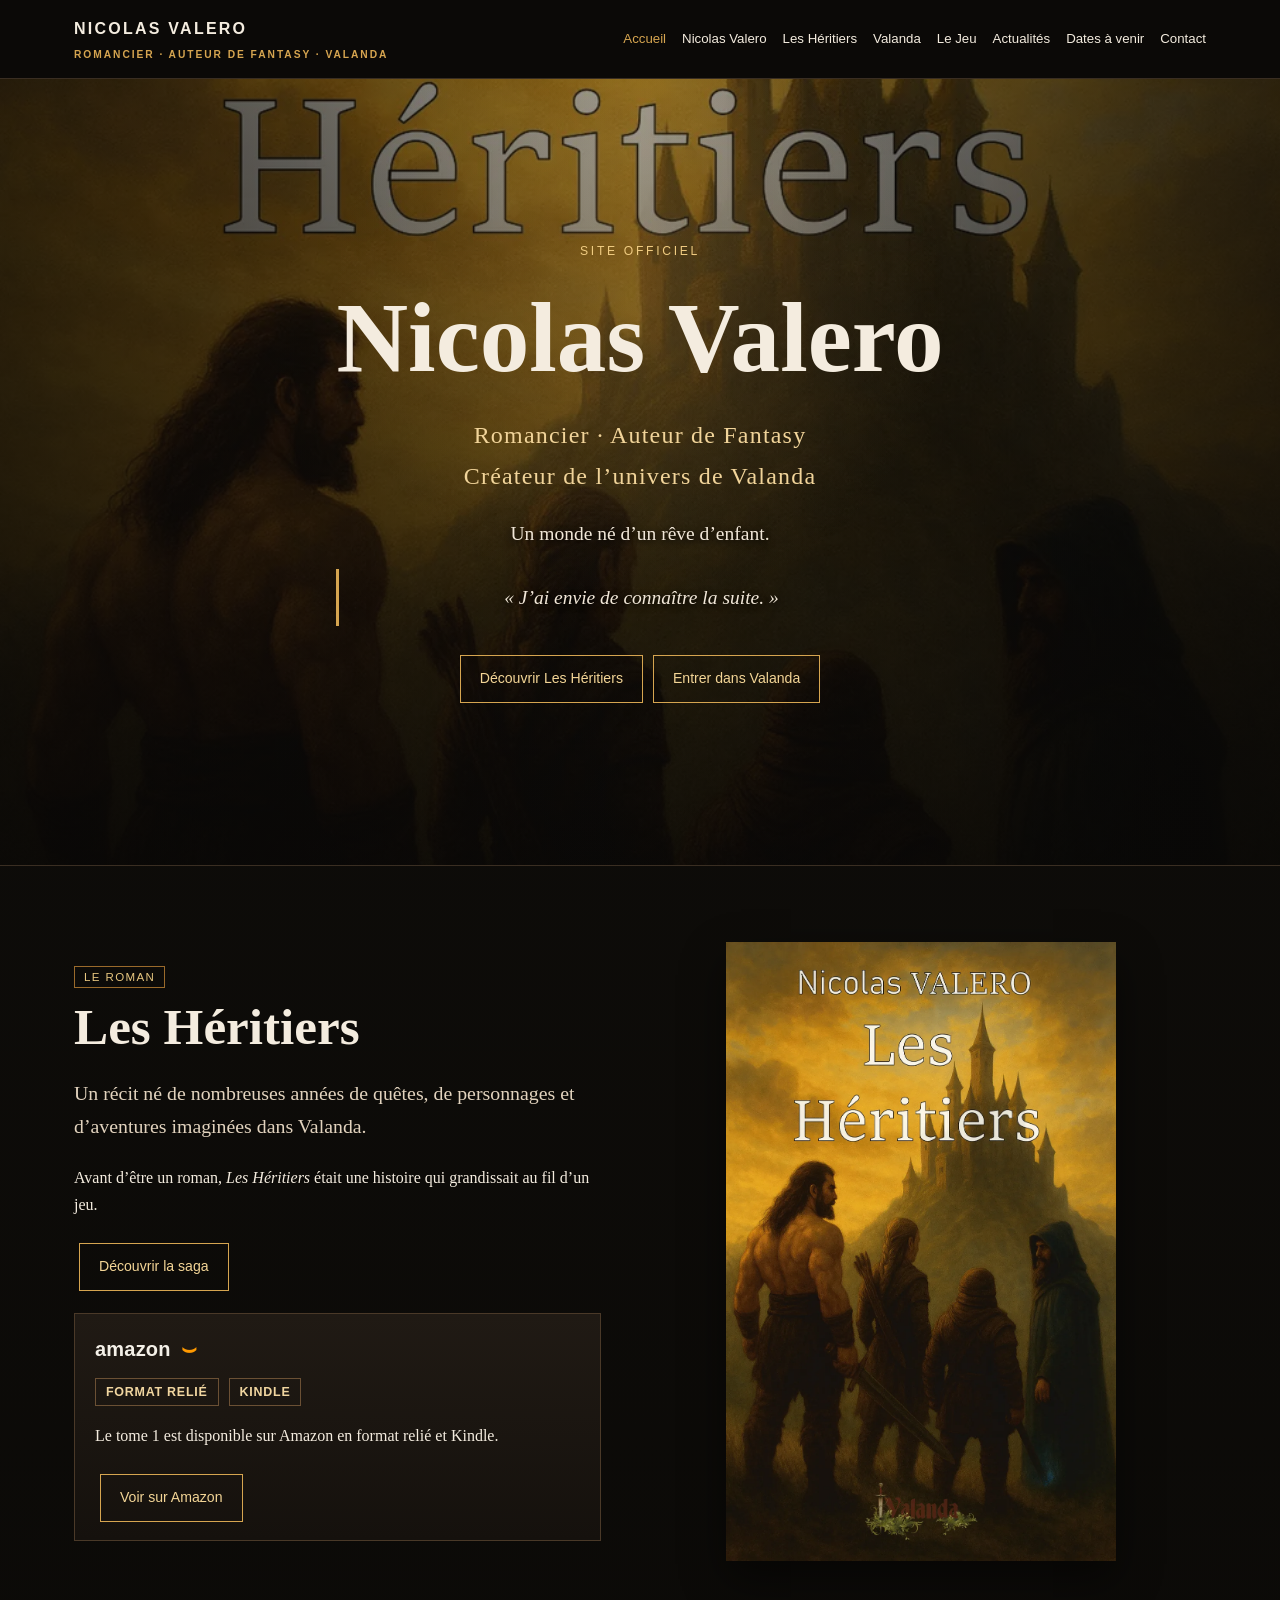
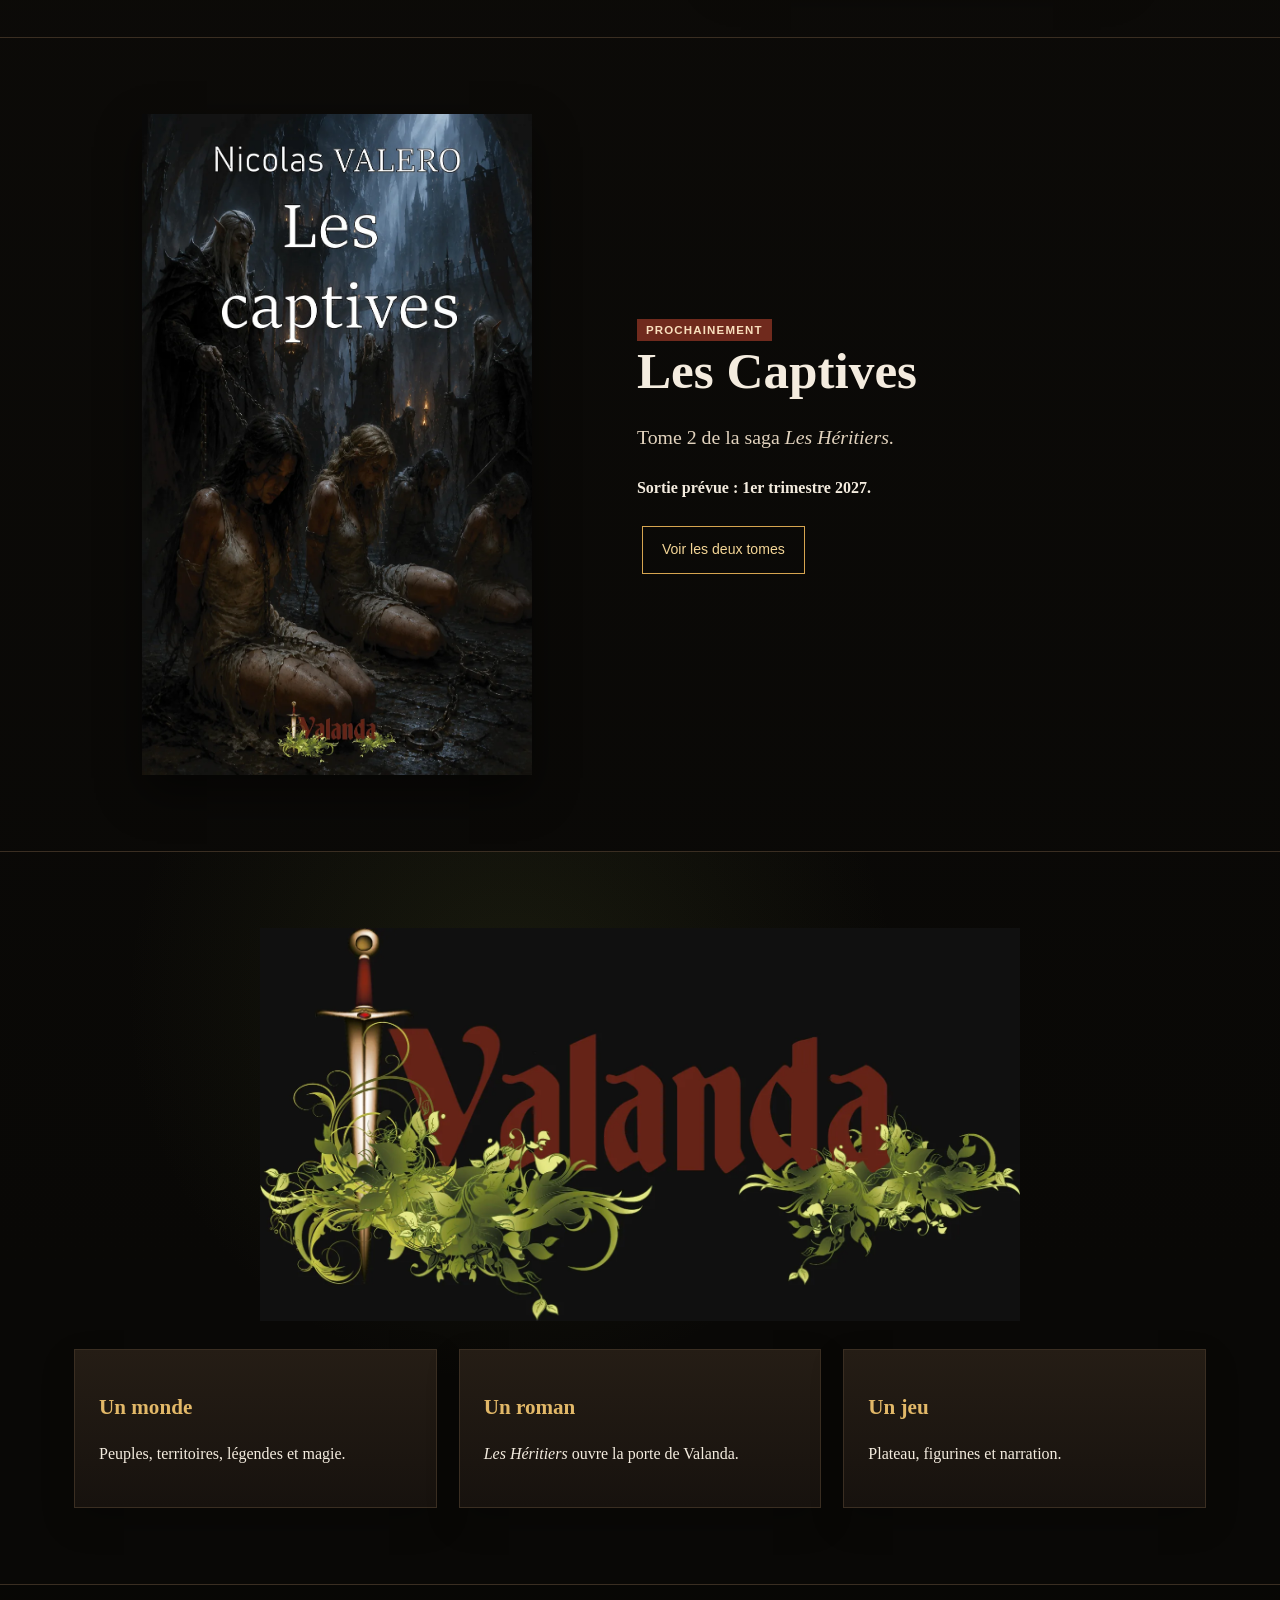
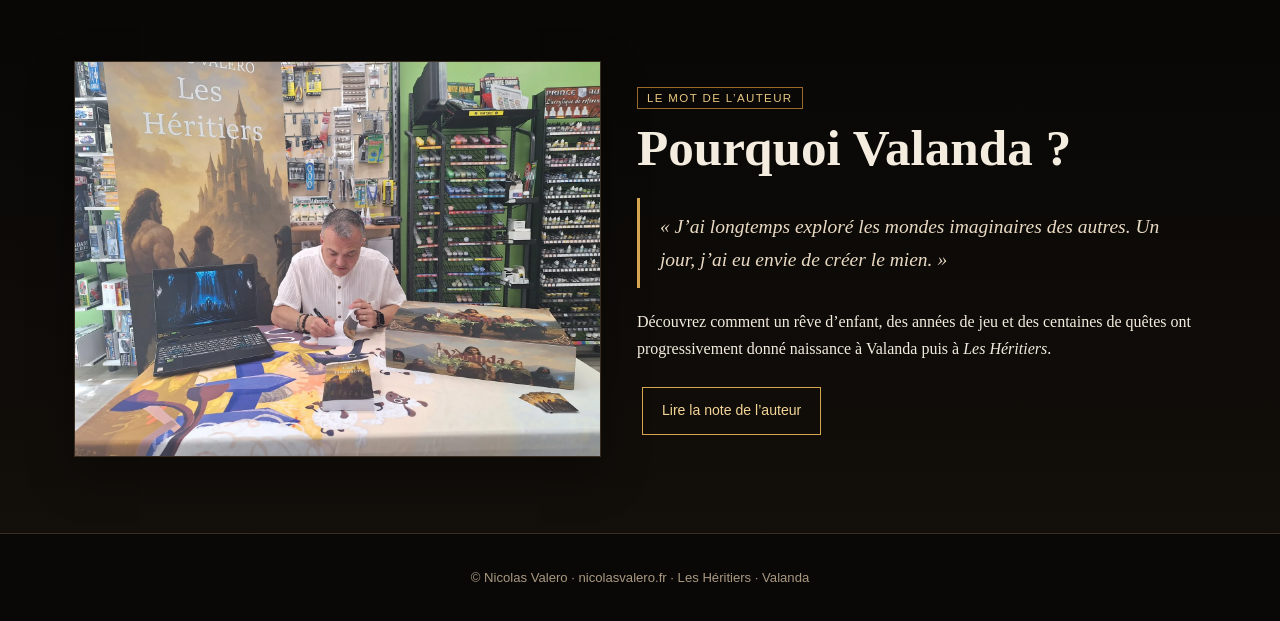
<file: index.html>
<!doctype html><html lang="fr"><head><meta charset="utf-8"><meta name="viewport" content="width=device-width,initial-scale=1"><title>Nicolas Valero — Romancier, auteur de Fantasy</title><meta name="description" content="Site officiel de Nicolas Valero, romancier, auteur de Fantasy et créateur de l’univers de Valanda."><meta name="author" content="Nicolas Valero"><link rel="stylesheet" href="style.css"><script type="application/ld+json">{"@context":"https://schema.org","@type":"Person","name":"Nicolas Valero","jobTitle":"Romancier, auteur de Fantasy","url":"https://nicolasvalero.fr/","description":"Romancier, auteur de Fantasy et créateur de l’univers de Valanda."}</script></head><body>
<header class="site-header"><div class="wrap navbar"><a class="brand" href="index.html">NICOLAS VALERO<small>ROMANCIER · AUTEUR DE FANTASY · VALANDA</small></a><nav><a class="active" href="index.html">Accueil</a><a  href="nicolas-valero.html">Nicolas Valero</a><a  href="les-heritiers.html">Les Héritiers</a><a  href="valanda.html">Valanda</a><a  href="le-jeu.html">Le Jeu</a><a  href="actualites.html">Actualités</a><a  href="dates-a-venir.html">Dates à venir</a><a  href="contact.html">Contact</a></nav></div></header>

<section class="hero"><div class="hero-inner"><div class="kicker">Site officiel</div><h1>Nicolas Valero</h1><div class="hero-titleline">Romancier · Auteur de Fantasy</div><div class="hero-titleline">Créateur de l’univers de Valanda</div><p>Un monde né d’un rêve d’enfant.</p><p class="quote">« J’ai envie de connaître la suite. »</p><a class="btn" href="les-heritiers.html">Découvrir Les Héritiers</a><a class="btn" href="valanda.html">Entrer dans Valanda</a></div></section>
<section><div class="wrap media-grid"><div><span class="tag">Le roman</span><h2>Les Héritiers</h2><p class="lead">Un récit né de nombreuses années de quêtes, de personnages et d’aventures imaginées dans Valanda.</p><p>Avant d’être un roman, <em>Les Héritiers</em> était une histoire qui grandissait au fil d’un jeu.</p><a class="btn" href="les-heritiers.html">Découvrir la saga</a>
<div class="amazon-box">
  <div class="amazon-brand">amazon <span class="smile">⌣</span></div>
  <div class="amazon-formats"><span class="amazon-format">Format relié</span><span class="amazon-format">Kindle</span></div>
  <p>Le tome 1 est disponible sur Amazon en format relié et Kindle.</p>
  <a class="btn" href="https://www.amazon.fr/s?k=Nicolas+Valero+Les+H%C3%A9ritiers" target="_blank" rel="noopener">Voir sur Amazon</a>
</div>
</div><img class="book-cover" src="assets/couverture-les-heritiers.webp" alt="Couverture du roman Les Héritiers"></div></section>
<section><div class="wrap media-grid"><img class="book-cover zoomable" src="assets/couverture-les-captives.webp" alt="Couverture du tome 2 Les Captives"><div><span class="badge">Prochainement</span><h2>Les Captives</h2><p class="lead">Tome 2 de la saga <em>Les Héritiers</em>.</p><p><strong>Sortie prévue : 1er trimestre 2027.</strong></p><a class="btn" href="les-heritiers.html">Voir les deux tomes</a></div></div></section>
<section class="valanda-banner"><div class="wrap"><img class="valanda-logo" src="assets/logo-valanda.webp" alt="Logo officiel de Valanda"><div class="grid"><div class="card"><h3>Un monde</h3><p>Peuples, territoires, légendes et magie.</p></div><div class="card"><h3>Un roman</h3><p><em>Les Héritiers</em> ouvre la porte de Valanda.</p></div><div class="card"><h3>Un jeu</h3><p>Plateau, figurines et narration.</p></div></div></div></section>
<section class="home-author-note"><div class="wrap media-grid"><img class="author-photo" src="assets/nicolas-dedicace-2.webp" alt="Nicolas Valero lors d'une séance de dédicace"><div><span class="tag">Le mot de l’auteur</span><h2>Pourquoi Valanda ?</h2><p class="quote">« J’ai longtemps exploré les mondes imaginaires des autres. Un jour, j’ai eu envie de créer le mien. »</p><p>Découvrez comment un rêve d’enfant, des années de jeu et des centaines de quêtes ont progressivement donné naissance à Valanda puis à <em>Les Héritiers</em>.</p><a class="btn" href="nicolas-valero.html#note-auteur">Lire la note de l’auteur</a></div></div></section>

<footer><div class="wrap">© Nicolas Valero · nicolasvalero.fr · Les Héritiers · Valanda</div></footer>
<div class="modal" id="imageModal"><button class="modal-close" id="modalClose" aria-label="Fermer">×</button><img id="modalImg" alt=""></div>
<script>
document.addEventListener('DOMContentLoaded',()=>{
 const modal=document.getElementById('imageModal'), modalImg=document.getElementById('modalImg'), close=document.getElementById('modalClose');
 if(!modal||!modalImg||!close)return;
 document.querySelectorAll('.zoomable').forEach(img=>img.addEventListener('click',()=>{modalImg.src=img.dataset.full||img.src;modalImg.alt=img.alt||'';modal.classList.add('open');document.body.style.overflow='hidden'}));
 const shut=()=>{modal.classList.remove('open');modalImg.src='';document.body.style.overflow=''};
 close.addEventListener('click',shut); modal.addEventListener('click',e=>{if(e.target===modal)shut()}); document.addEventListener('keydown',e=>{if(e.key==='Escape')shut()});
});
</script>
</body></html>
</file>
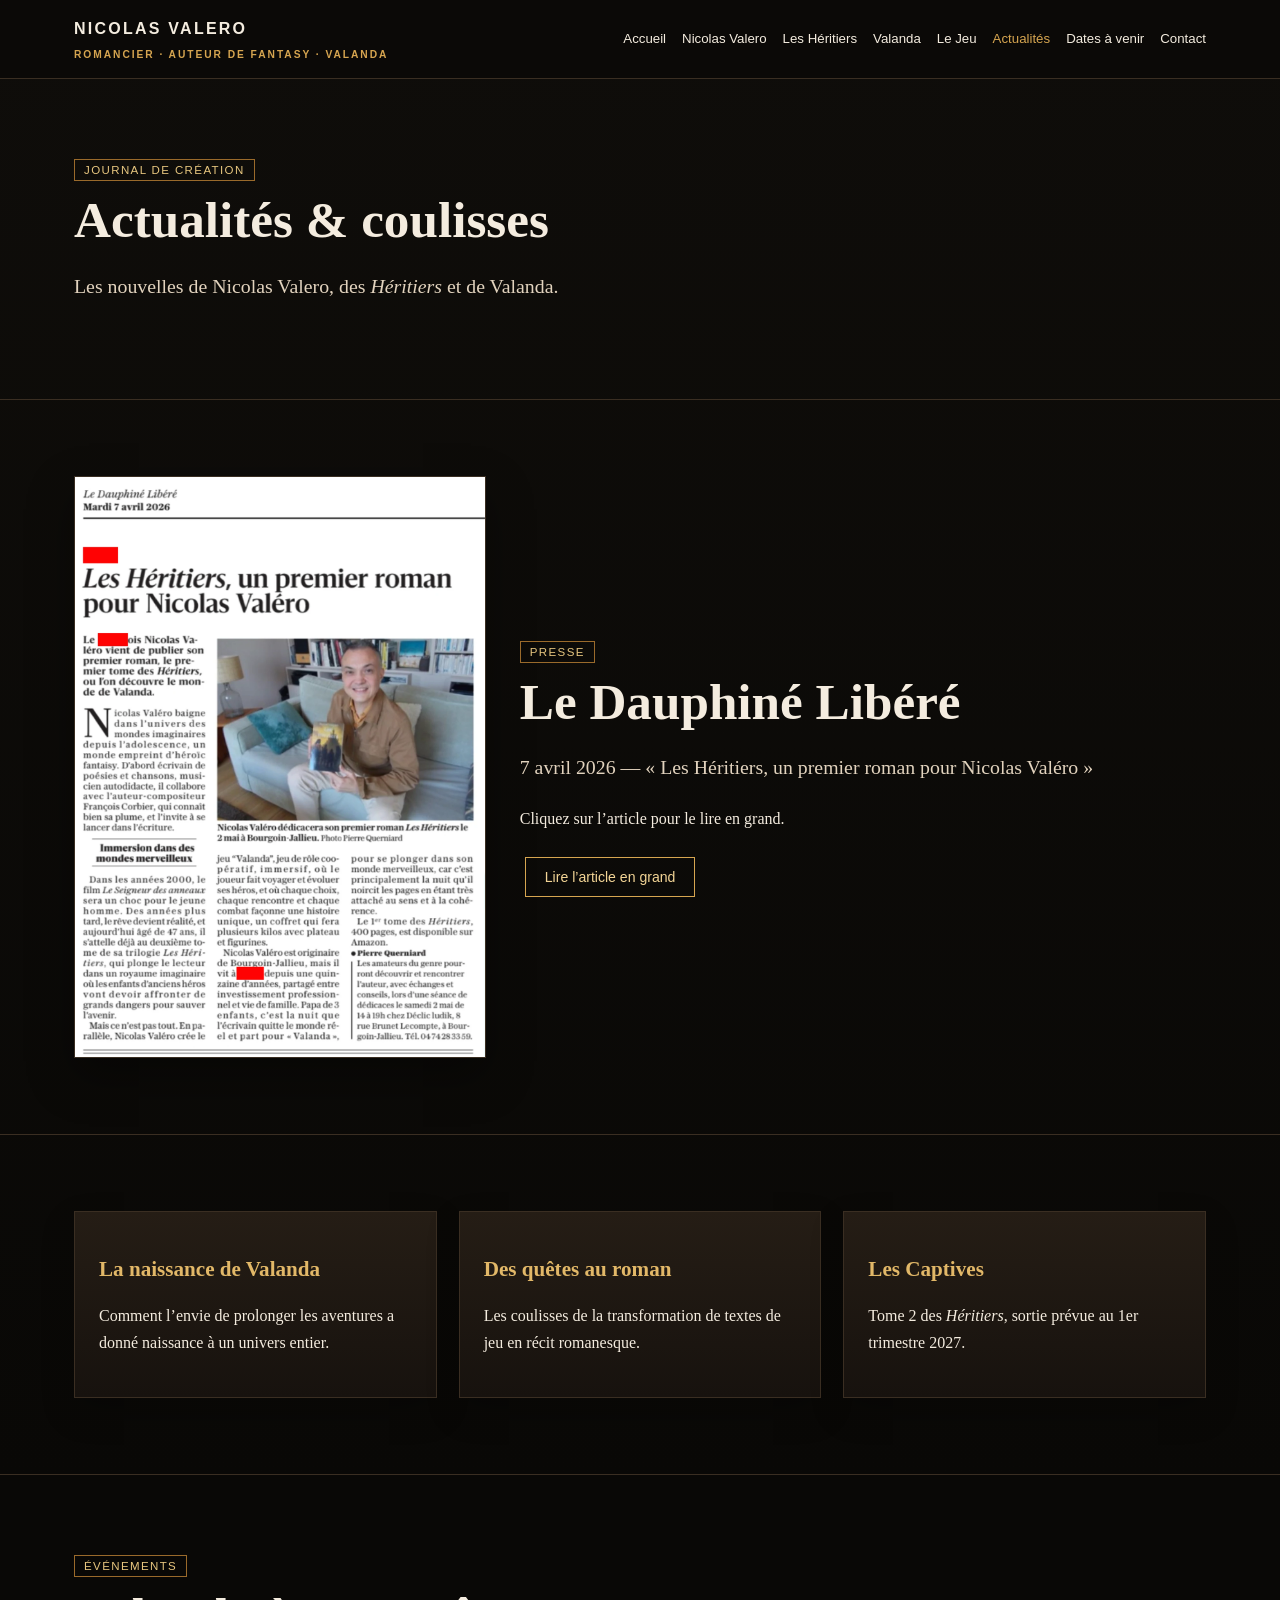
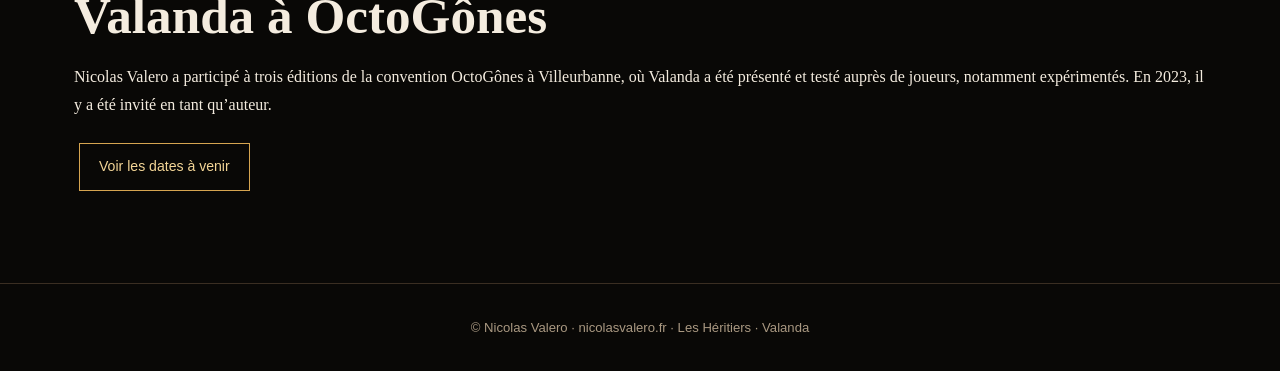
<file: actualites.html>
<!doctype html><html lang="fr"><head><meta charset="utf-8"><meta name="viewport" content="width=device-width,initial-scale=1"><title>Actualités — Nicolas Valero</title><meta name="description" content="Actualités, presse et journal de création de Nicolas Valero, des Héritiers et de Valanda."><meta name="author" content="Nicolas Valero"><link rel="stylesheet" href="style.css"><script type="application/ld+json">{"@context":"https://schema.org","@type":"Person","name":"Nicolas Valero","jobTitle":"Romancier, auteur de Fantasy","url":"https://nicolasvalero.fr/","description":"Romancier, auteur de Fantasy et créateur de l’univers de Valanda."}</script></head><body>
<header class="site-header"><div class="wrap navbar"><a class="brand" href="index.html">NICOLAS VALERO<small>ROMANCIER · AUTEUR DE FANTASY · VALANDA</small></a><nav><a  href="index.html">Accueil</a><a  href="nicolas-valero.html">Nicolas Valero</a><a  href="les-heritiers.html">Les Héritiers</a><a  href="valanda.html">Valanda</a><a  href="le-jeu.html">Le Jeu</a><a class="active" href="actualites.html">Actualités</a><a  href="dates-a-venir.html">Dates à venir</a><a  href="contact.html">Contact</a></nav></div></header>

<section><div class="wrap"><span class="tag">Journal de création</span><h2>Actualités & coulisses</h2><p class="lead">Les nouvelles de Nicolas Valero, des <em>Héritiers</em> et de Valanda.</p></div></section>
<section><div class="wrap press-block"><img class="press-thumb zoomable" src="assets/article-dauphine-2026.webp" alt="Article du Dauphiné Libéré consacré à Nicolas Valero"><div><span class="tag">Presse</span><h2>Le Dauphiné Libéré</h2><p class="lead">7 avril 2026 — « Les Héritiers, un premier roman pour Nicolas Valéro »</p><p>Cliquez sur l’article pour le lire en grand.</p><button class="btn" onclick="document.querySelector('.press-thumb').click()">Lire l’article en grand</button></div></div></section>
<section><div class="wrap grid"><div class="card"><h3>La naissance de Valanda</h3><p>Comment l’envie de prolonger les aventures a donné naissance à un univers entier.</p></div><div class="card"><h3>Des quêtes au roman</h3><p>Les coulisses de la transformation de textes de jeu en récit romanesque.</p></div><div class="card"><h3>Les Captives</h3><p>Tome 2 des <em>Héritiers</em>, sortie prévue au 1er trimestre 2027.</p></div></div></section>

<section><div class="wrap"><span class="tag">Événements</span><h2>Valanda à OctoGônes</h2><p>Nicolas Valero a participé à trois éditions de la convention OctoGônes à Villeurbanne, où Valanda a été présenté et testé auprès de joueurs, notamment expérimentés. En 2023, il y a été invité en tant qu’auteur.</p><p><a class="btn" href="dates-a-venir.html">Voir les dates à venir</a></p></div></section>
<footer><div class="wrap">© Nicolas Valero · nicolasvalero.fr · Les Héritiers · Valanda</div></footer>
<div class="modal" id="imageModal"><button class="modal-close" id="modalClose" aria-label="Fermer">×</button><img id="modalImg" alt=""></div>
<script>
document.addEventListener('DOMContentLoaded',()=>{
 const modal=document.getElementById('imageModal'), modalImg=document.getElementById('modalImg'), close=document.getElementById('modalClose');
 if(!modal||!modalImg||!close)return;
 document.querySelectorAll('.zoomable').forEach(img=>img.addEventListener('click',()=>{modalImg.src=img.dataset.full||img.src;modalImg.alt=img.alt||'';modal.classList.add('open');document.body.style.overflow='hidden'}));
 const shut=()=>{modal.classList.remove('open');modalImg.src='';document.body.style.overflow=''};
 close.addEventListener('click',shut); modal.addEventListener('click',e=>{if(e.target===modal)shut()}); document.addEventListener('keydown',e=>{if(e.key==='Escape')shut()});
});
</script>
</body></html>
</file>
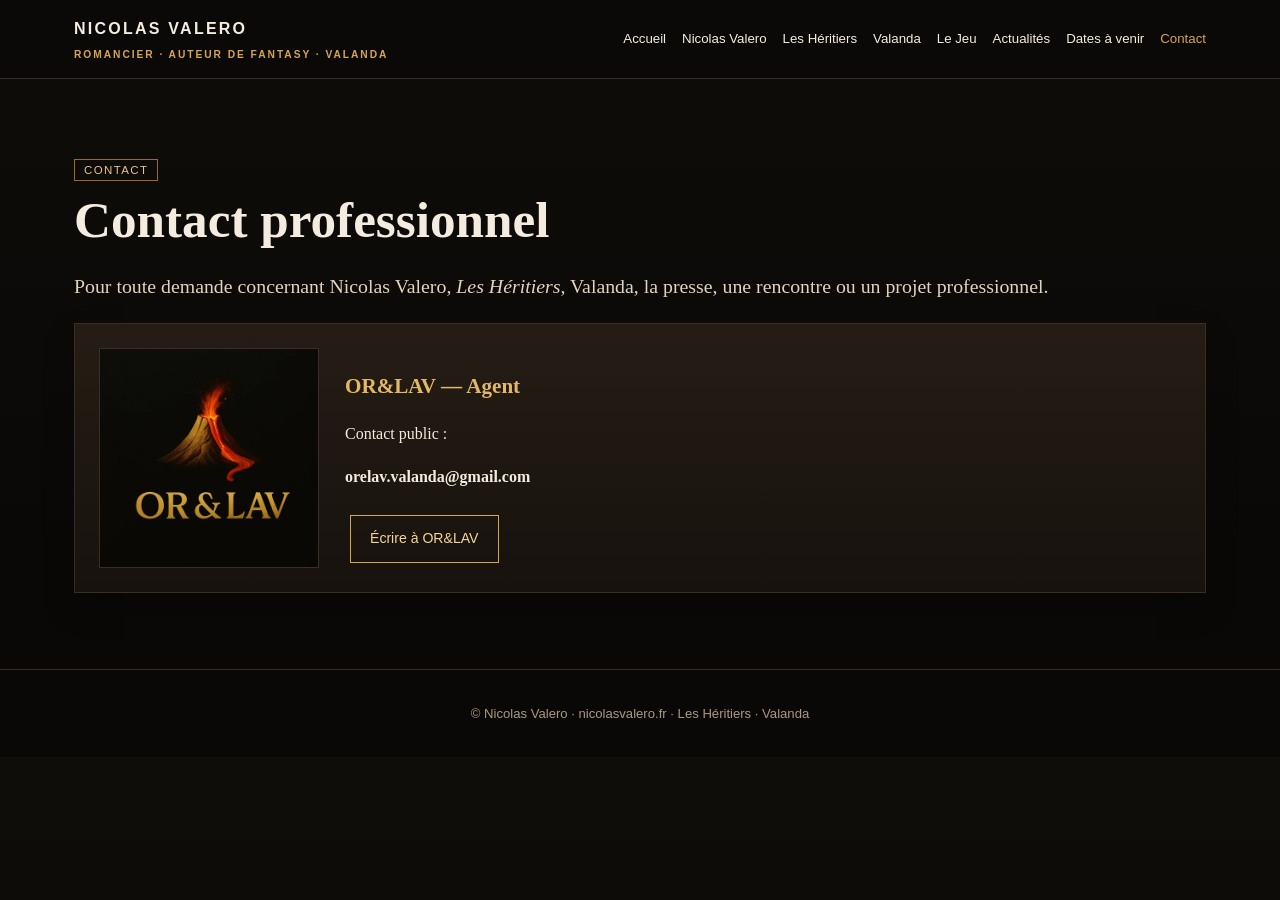
<file: contact.html>
<!doctype html><html lang="fr"><head><meta charset="utf-8"><meta name="viewport" content="width=device-width,initial-scale=1"><title>Contact — Nicolas Valero</title><meta name="description" content="Contacter l’agent de Nicolas Valero au sujet des Héritiers, de Valanda, de la presse ou d’un projet professionnel."><meta name="author" content="Nicolas Valero"><link rel="stylesheet" href="style.css"><script type="application/ld+json">{"@context":"https://schema.org","@type":"Person","name":"Nicolas Valero","jobTitle":"Romancier, auteur de Fantasy","url":"https://nicolasvalero.fr/","description":"Romancier, auteur de Fantasy et créateur de l’univers de Valanda."}</script></head><body>
<header class="site-header"><div class="wrap navbar"><a class="brand" href="index.html">NICOLAS VALERO<small>ROMANCIER · AUTEUR DE FANTASY · VALANDA</small></a><nav><a  href="index.html">Accueil</a><a  href="nicolas-valero.html">Nicolas Valero</a><a  href="les-heritiers.html">Les Héritiers</a><a  href="valanda.html">Valanda</a><a  href="le-jeu.html">Le Jeu</a><a  href="actualites.html">Actualités</a><a  href="dates-a-venir.html">Dates à venir</a><a class="active" href="contact.html">Contact</a></nav></div></header>

<section><div class="wrap"><span class="tag">Contact</span><h2>Contact professionnel</h2><p class="lead">Pour toute demande concernant Nicolas Valero, <em>Les Héritiers</em>, Valanda, la presse, une rencontre ou un projet professionnel.</p><div class="card agent-card"><img class="agent-logo" src="assets/logo-orelav.webp" alt="Logo OR&LAV"><div><h3>OR&LAV — Agent</h3><p>Contact public :</p><p><strong><a href="mailto:orelav.valanda@gmail.com">orelav.valanda@gmail.com</a></strong></p><a class="btn" href="mailto:orelav.valanda@gmail.com">Écrire à OR&LAV</a></div></div></div></section>

<footer><div class="wrap">© Nicolas Valero · nicolasvalero.fr · Les Héritiers · Valanda</div></footer>
<div class="modal" id="imageModal"><button class="modal-close" id="modalClose" aria-label="Fermer">×</button><img id="modalImg" alt=""></div>
<script>
document.addEventListener('DOMContentLoaded',()=>{
 const modal=document.getElementById('imageModal'), modalImg=document.getElementById('modalImg'), close=document.getElementById('modalClose');
 if(!modal||!modalImg||!close)return;
 document.querySelectorAll('.zoomable').forEach(img=>img.addEventListener('click',()=>{modalImg.src=img.dataset.full||img.src;modalImg.alt=img.alt||'';modal.classList.add('open');document.body.style.overflow='hidden'}));
 const shut=()=>{modal.classList.remove('open');modalImg.src='';document.body.style.overflow=''};
 close.addEventListener('click',shut); modal.addEventListener('click',e=>{if(e.target===modal)shut()}); document.addEventListener('keydown',e=>{if(e.key==='Escape')shut()});
});
</script>
</body></html>
</file>
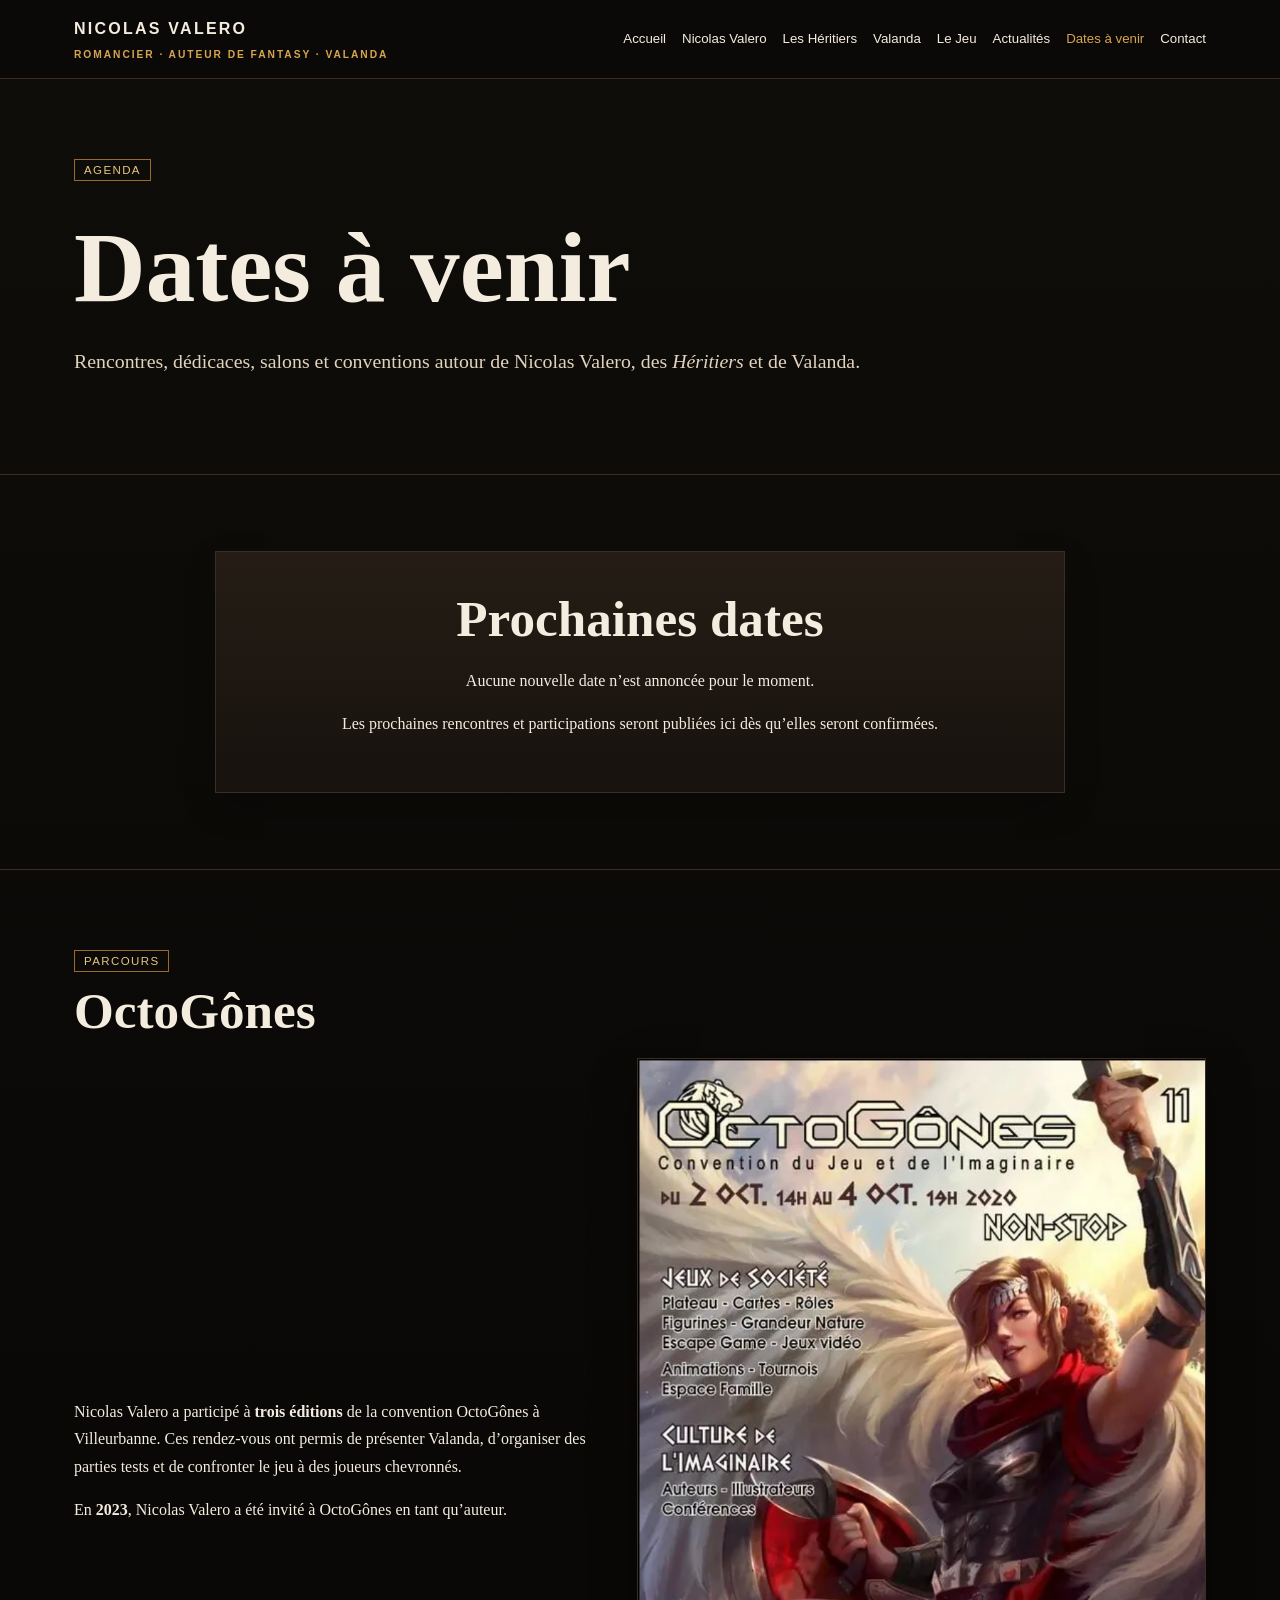
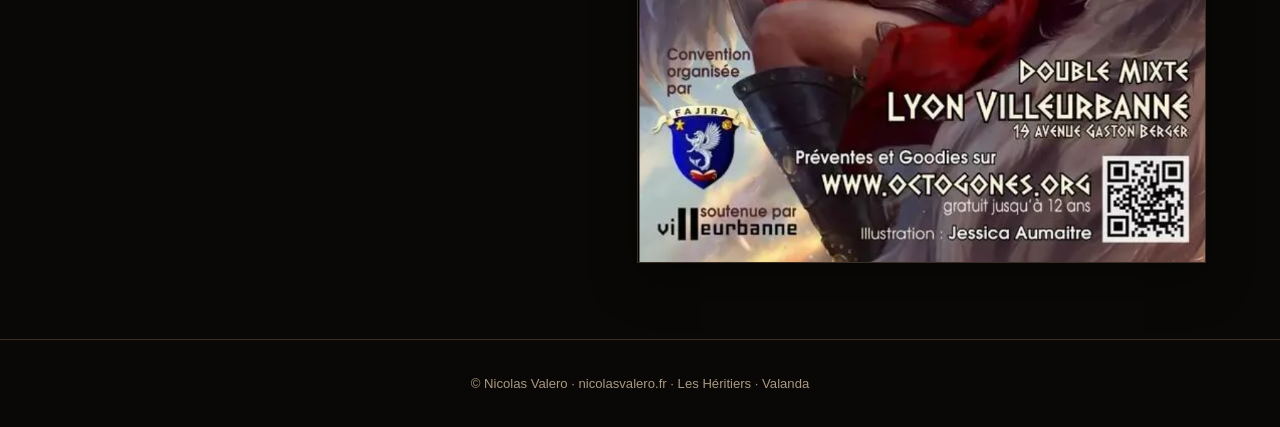
<file: dates-a-venir.html>
<!doctype html><html lang="fr"><head><meta charset="utf-8"><meta name="viewport" content="width=device-width,initial-scale=1"><title>Dates à venir — Nicolas Valero</title><meta name="description" content="Dates à venir : rencontres, dédicaces, salons et conventions autour de Nicolas Valero, des Héritiers et de Valanda."><meta name="author" content="Nicolas Valero"><link rel="stylesheet" href="style.css"><script type="application/ld+json">{"@context":"https://schema.org","@type":"Person","name":"Nicolas Valero","jobTitle":"Romancier, auteur de Fantasy","url":"https://nicolasvalero.fr/","description":"Romancier, auteur de Fantasy et créateur de l’univers de Valanda."}</script></head><body>
<header class="site-header"><div class="wrap navbar"><a class="brand" href="index.html">NICOLAS VALERO<small>ROMANCIER · AUTEUR DE FANTASY · VALANDA</small></a><nav><a  href="index.html">Accueil</a><a  href="nicolas-valero.html">Nicolas Valero</a><a  href="les-heritiers.html">Les Héritiers</a><a  href="valanda.html">Valanda</a><a  href="le-jeu.html">Le Jeu</a><a href="actualites.html">Actualités</a><a class="active" href="dates-a-venir.html">Dates à venir</a><a  href="contact.html">Contact</a></nav></div></header>

<section><div class="wrap"><span class="tag">Agenda</span><h1>Dates à venir</h1><p class="lead">Rencontres, dédicaces, salons et conventions autour de Nicolas Valero, des <em>Héritiers</em> et de Valanda.</p></div></section>
<section><div class="wrap"><div class="card upcoming-card"><h2>Prochaines dates</h2><p>Aucune nouvelle date n’est annoncée pour le moment.</p><p>Les prochaines rencontres et participations seront publiées ici dès qu’elles seront confirmées.</p></div></div></section>
<section><div class="wrap"><span class="tag">Parcours</span><h2>OctoGônes</h2><div class="media-grid"><div><p>Nicolas Valero a participé à <strong>trois éditions</strong> de la convention OctoGônes à Villeurbanne. Ces rendez-vous ont permis de présenter Valanda, d’organiser des parties tests et de confronter le jeu à des joueurs chevronnés.</p><p>En <strong>2023</strong>, Nicolas Valero a été invité à OctoGônes en tant qu’auteur.</p></div><img class="game-photo zoomable" src="assets/octogones-2020.webp" alt="Affiche de la convention OctoGônes 2020"></div></div></section>
<footer><div class="wrap">© Nicolas Valero · nicolasvalero.fr · Les Héritiers · Valanda</div></footer>
<div class="modal" id="imageModal"><button class="modal-close" id="modalClose" aria-label="Fermer">×</button><img id="modalImg" alt=""></div>
<script>
document.addEventListener('DOMContentLoaded',()=>{
 const modal=document.getElementById('imageModal'), modalImg=document.getElementById('modalImg'), close=document.getElementById('modalClose');
 if(!modal||!modalImg||!close)return;
 document.querySelectorAll('.zoomable').forEach(img=>img.addEventListener('click',()=>{modalImg.src=img.dataset.full||img.src;modalImg.alt=img.alt||'';modal.classList.add('open');document.body.style.overflow='hidden'}));
 const shut=()=>{modal.classList.remove('open');modalImg.src='';document.body.style.overflow=''};
 close.addEventListener('click',shut); modal.addEventListener('click',e=>{if(e.target===modal)shut()}); document.addEventListener('keydown',e=>{if(e.key==='Escape')shut()});
});
</script>
</body></html>
</file>
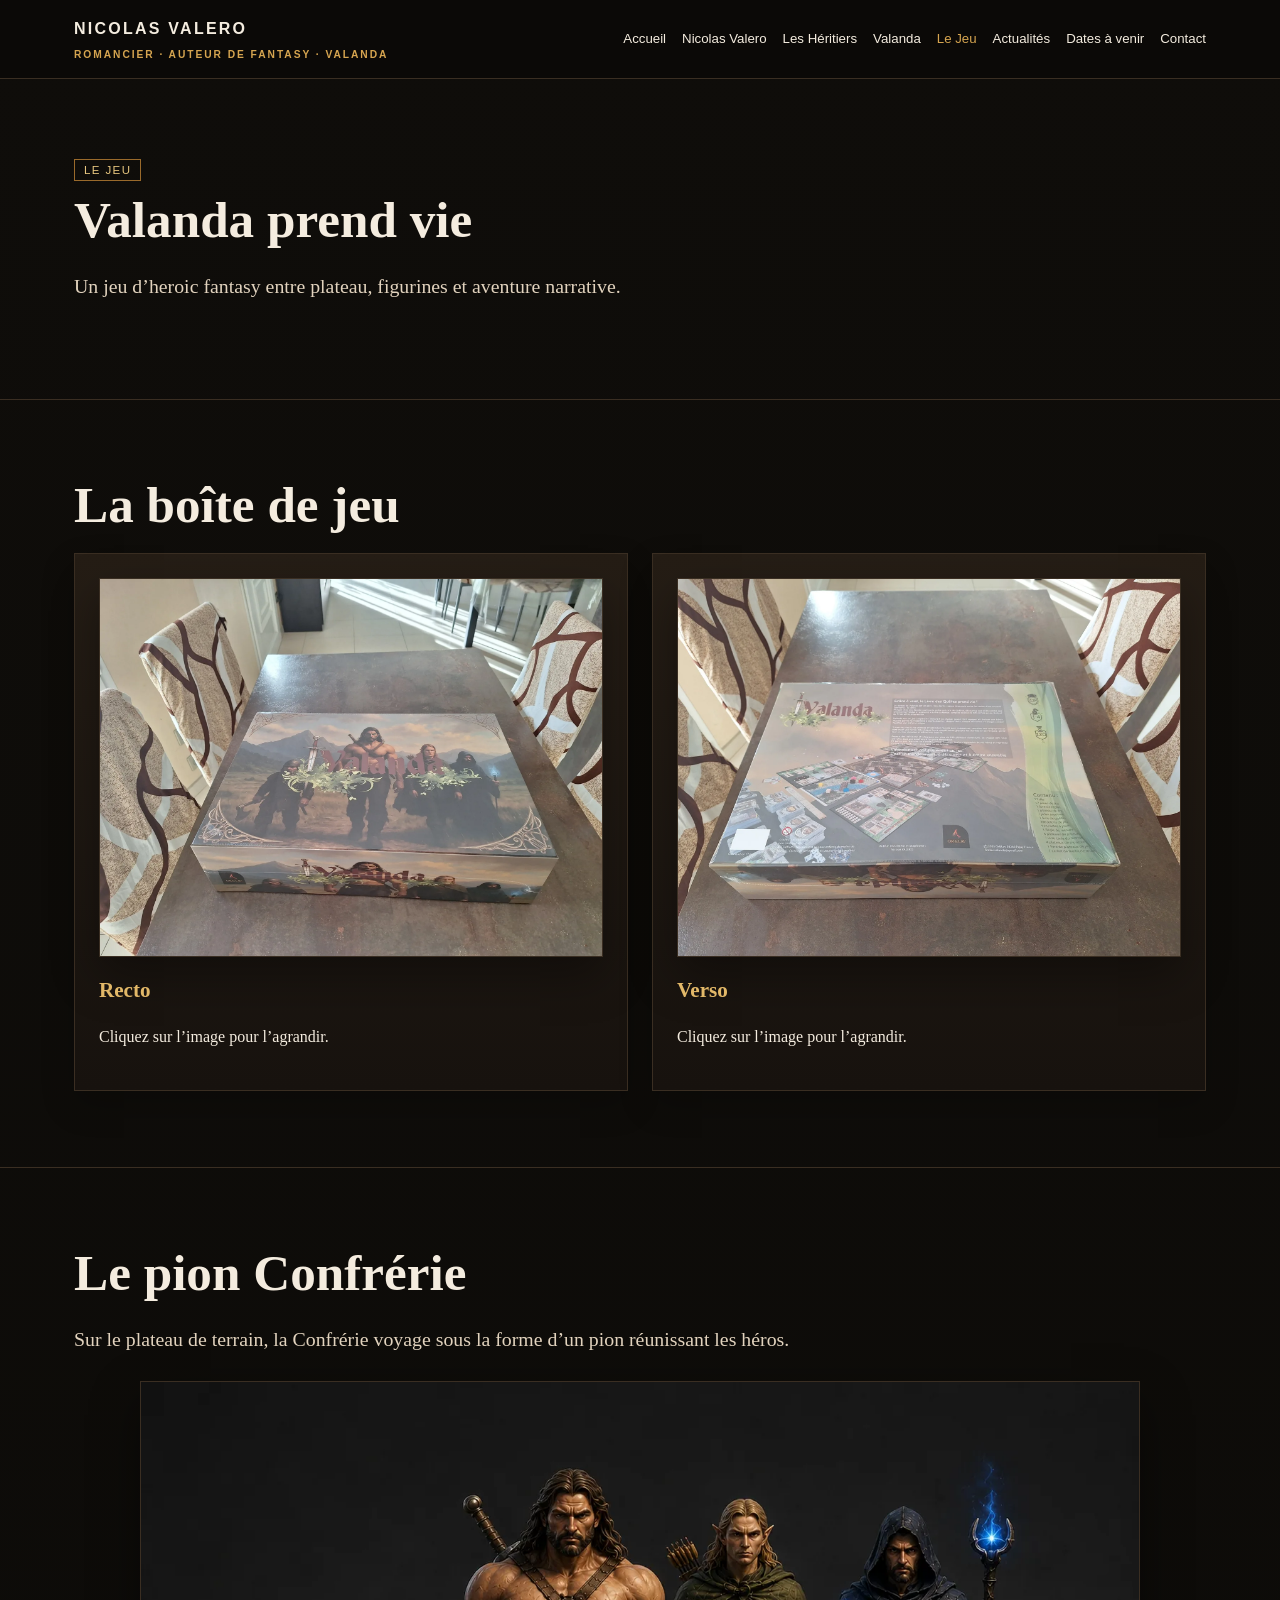
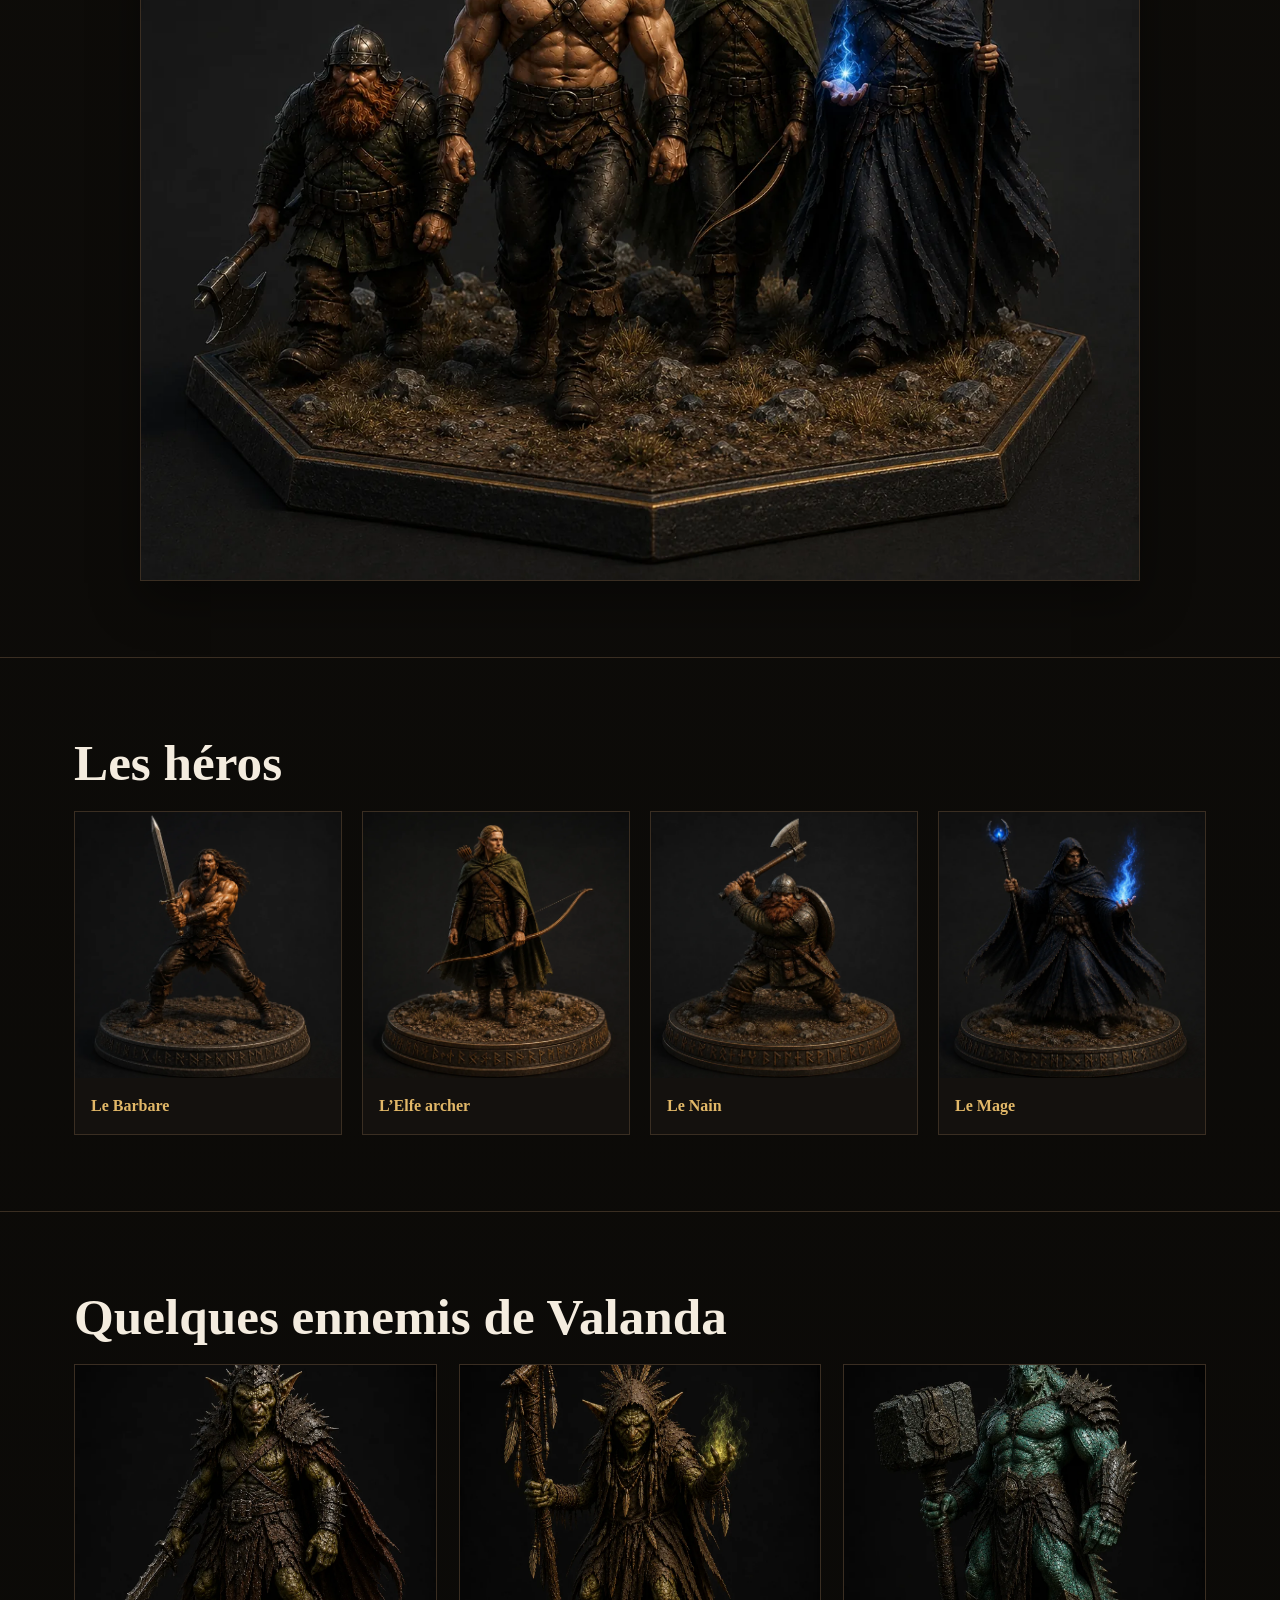
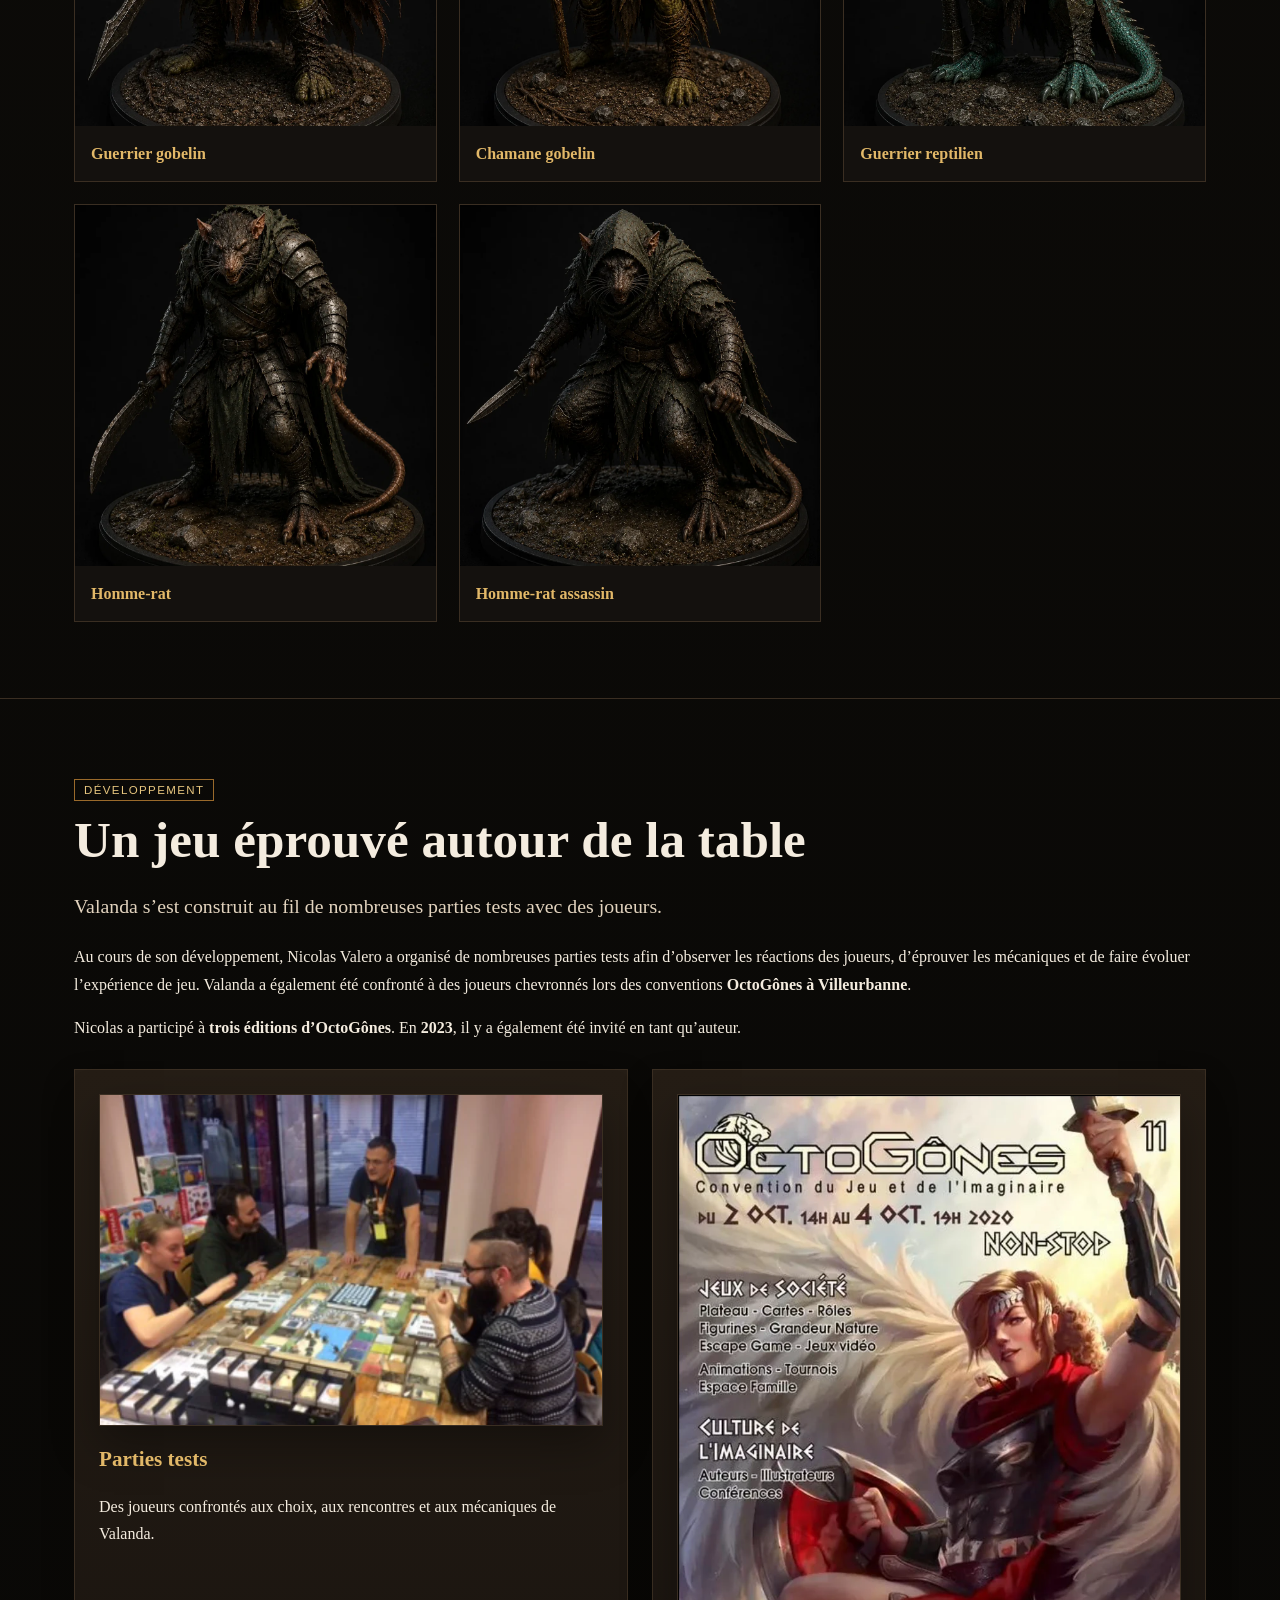
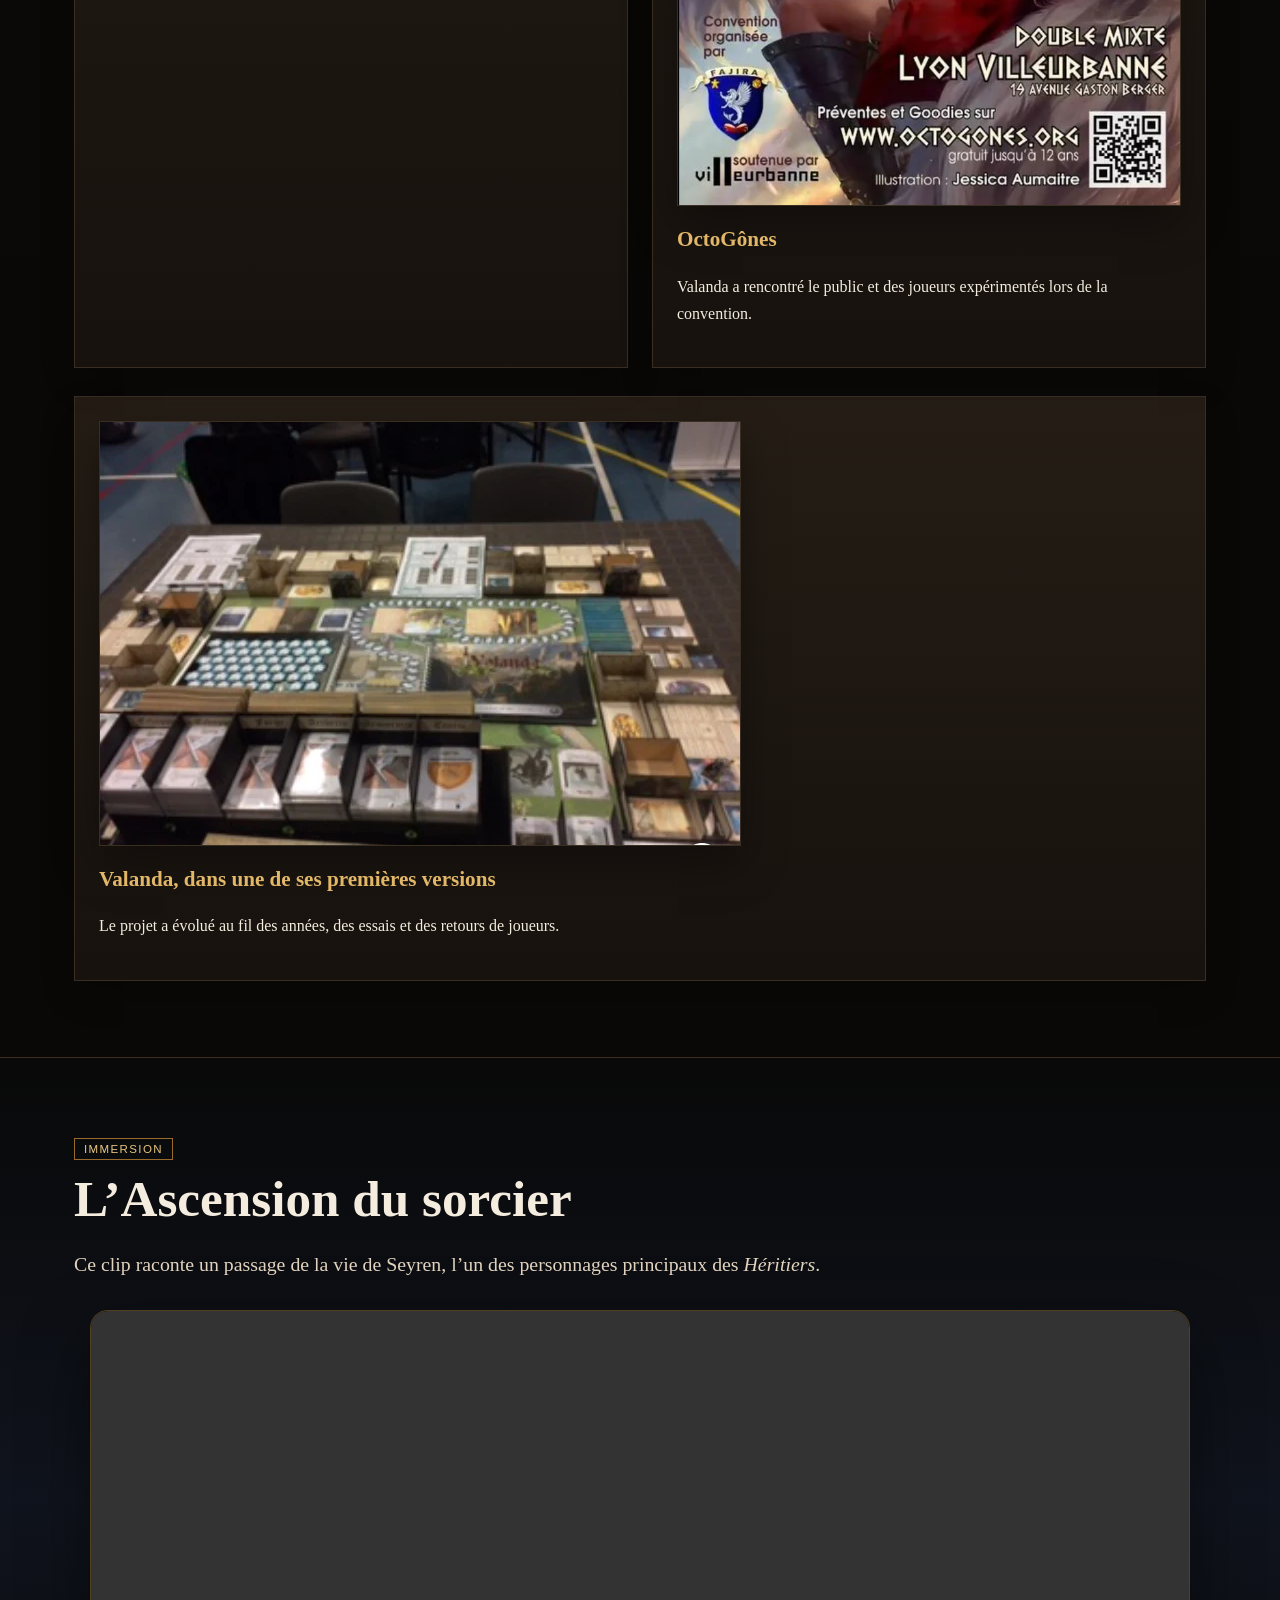
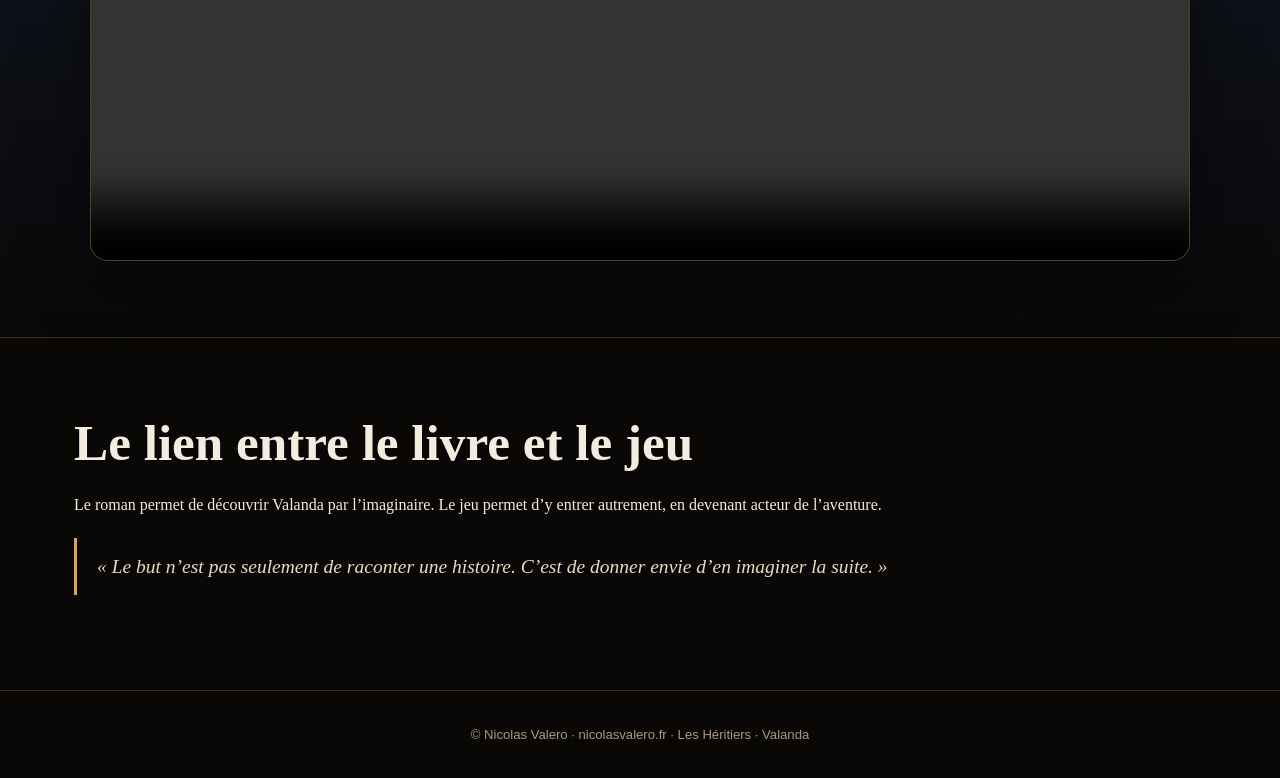
<file: le-jeu.html>
<!doctype html><html lang="fr"><head><meta charset="utf-8"><meta name="viewport" content="width=device-width,initial-scale=1"><title>Le Jeu Valanda — Plateau, figurines et aventure</title><meta name="description" content="Découvrez le jeu Valanda : plateau, figurines, pion Confrérie, héros et ennemis dans l’univers de Nicolas Valero."><meta name="author" content="Nicolas Valero"><link rel="stylesheet" href="style.css"><script type="application/ld+json">{"@context":"https://schema.org","@type":"Person","name":"Nicolas Valero","jobTitle":"Romancier, auteur de Fantasy","url":"https://nicolasvalero.fr/","description":"Romancier, auteur de Fantasy et créateur de l’univers de Valanda."}</script></head><body>
<header class="site-header"><div class="wrap navbar"><a class="brand" href="index.html">NICOLAS VALERO<small>ROMANCIER · AUTEUR DE FANTASY · VALANDA</small></a><nav><a  href="index.html">Accueil</a><a  href="nicolas-valero.html">Nicolas Valero</a><a  href="les-heritiers.html">Les Héritiers</a><a  href="valanda.html">Valanda</a><a class="active" href="le-jeu.html">Le Jeu</a><a  href="actualites.html">Actualités</a><a  href="dates-a-venir.html">Dates à venir</a><a  href="contact.html">Contact</a></nav></div></header>

<section><div class="wrap"><span class="tag">Le jeu</span><h2>Valanda prend vie</h2><p class="lead">Un jeu d’heroic fantasy entre plateau, figurines et aventure narrative.</p></div></section>
<section><div class="wrap"><h2>La boîte de jeu</h2><div class="grid-2"><div class="card"><img class="game-photo zoomable" src="assets/boite-valanda-recto.webp" alt="Recto de la boîte du jeu Valanda"><h3>Recto</h3><p>Cliquez sur l’image pour l’agrandir.</p></div><div class="card"><img class="game-photo zoomable" src="assets/boite-valanda-verso.webp" alt="Verso de la boîte du jeu Valanda"><h3>Verso</h3><p>Cliquez sur l’image pour l’agrandir.</p></div></div></div></section>
<section><div class="wrap"><h2>Le pion Confrérie</h2><p class="lead">Sur le plateau de terrain, la Confrérie voyage sous la forme d’un pion réunissant les héros.</p><div class="full-bleed-figure"><img class="zoomable" src="assets/pion-confrerie.webp" alt="Pion Confrérie de Valanda réunissant les quatre héros"></div></div></section>
<section><div class="wrap"><h2>Les héros</h2><div class="grid-4"><div class="figure-card"><img class="zoomable" src="assets/hero-dracknor.webp" alt="Figurine du héros barbare"><div class="caption"><strong>Le Barbare</strong></div></div><div class="figure-card"><img class="zoomable" src="assets/hero-elfe.webp" alt="Figurine du héros elfe archer"><div class="caption"><strong>L’Elfe archer</strong></div></div><div class="figure-card"><img class="zoomable" src="assets/hero-thoreg.webp" alt="Figurine du héros nain"><div class="caption"><strong>Le Nain</strong></div></div><div class="figure-card"><img class="zoomable" src="assets/hero-seyren.webp" alt="Figurine du héros mage"><div class="caption"><strong>Le Mage</strong></div></div></div></div></section>
<section><div class="wrap"><h2>Quelques ennemis de Valanda</h2><div class="grid"><div class="figure-card"><img class="zoomable" src="assets/ennemi-gobelin-guerrier.webp" alt="Figurine d'un ennemi gobelin guerrier"><div class="caption"><strong>Guerrier gobelin</strong></div></div><div class="figure-card"><img class="zoomable" src="assets/ennemi-gobelin-chamane.webp" alt="Figurine d'un ennemi gobelin chamane"><div class="caption"><strong>Chamane gobelin</strong></div></div><div class="figure-card"><img class="zoomable" src="assets/ennemi-reptilien.webp" alt="Figurine d'un ennemi reptilien"><div class="caption"><strong>Guerrier reptilien</strong></div></div><div class="figure-card"><img class="zoomable" src="assets/ennemi-homme-rat-1.webp" alt="Figurine d'un homme-rat"><div class="caption"><strong>Homme-rat</strong></div></div><div class="figure-card"><img class="zoomable" src="assets/ennemi-homme-rat-2.webp" alt="Figurine d'un homme-rat assassin"><div class="caption"><strong>Homme-rat assassin</strong></div></div></div></div></section>
<section class="game-testing"><div class="wrap"><span class="tag">Développement</span><h2>Un jeu éprouvé autour de la table</h2><p class="lead">Valanda s’est construit au fil de nombreuses parties tests avec des joueurs.</p><p>Au cours de son développement, Nicolas Valero a organisé de nombreuses parties tests afin d’observer les réactions des joueurs, d’éprouver les mécaniques et de faire évoluer l’expérience de jeu. Valanda a également été confronté à des joueurs chevronnés lors des conventions <strong>OctoGônes à Villeurbanne</strong>.</p><p>Nicolas a participé à <strong>trois éditions d’OctoGônes</strong>. En <strong>2023</strong>, il y a également été invité en tant qu’auteur.</p><div class="grid-2 convention-gallery"><div class="card"><img class="game-photo zoomable" src="assets/partie-test-valanda.webp" alt="Partie test du jeu Valanda avec plusieurs joueurs"><h3>Parties tests</h3><p>Des joueurs confrontés aux choix, aux rencontres et aux mécaniques de Valanda.</p></div><div class="card"><img class="game-photo zoomable" src="assets/octogones-2020.webp" alt="Affiche de la convention OctoGônes 2020 à Lyon Villeurbanne"><h3>OctoGônes</h3><p>Valanda a rencontré le public et des joueurs expérimentés lors de la convention.</p></div></div><div class="card legacy-game"><img class="game-photo zoomable" src="assets/jeu-valanda-premiere-version.webp" alt="Une première version du jeu Valanda installée sur une table"><h3>Valanda, dans une de ses premières versions</h3><p>Le projet a évolué au fil des années, des essais et des retours de joueurs.</p></div></div></section>
<section class="cinematic"><div class="wrap"><span class="tag">Immersion</span><h2>L’Ascension du sorcier</h2><p class="lead">Ce clip raconte un passage de la vie de Seyren, l’un des personnages principaux des <em>Héritiers</em>.</p><video class="valanda-video" controls preload="metadata" playsinline><source src="assets/film-cinematique-valanda.mp4" type="video/mp4">Votre navigateur ne peut pas lire cette vidéo.</video></div></section>
<section><div class="wrap"><h2>Le lien entre le livre et le jeu</h2><p>Le roman permet de découvrir Valanda par l’imaginaire. Le jeu permet d’y entrer autrement, en devenant acteur de l’aventure.</p><p class="quote">« Le but n’est pas seulement de raconter une histoire. C’est de donner envie d’en imaginer la suite. »</p></div></section>

<footer><div class="wrap">© Nicolas Valero · nicolasvalero.fr · Les Héritiers · Valanda</div></footer>
<div class="modal" id="imageModal"><button class="modal-close" id="modalClose" aria-label="Fermer">×</button><img id="modalImg" alt=""></div>
<script>
document.addEventListener('DOMContentLoaded',()=>{
 const modal=document.getElementById('imageModal'), modalImg=document.getElementById('modalImg'), close=document.getElementById('modalClose');
 if(!modal||!modalImg||!close)return;
 document.querySelectorAll('.zoomable').forEach(img=>img.addEventListener('click',()=>{modalImg.src=img.dataset.full||img.src;modalImg.alt=img.alt||'';modal.classList.add('open');document.body.style.overflow='hidden'}));
 const shut=()=>{modal.classList.remove('open');modalImg.src='';document.body.style.overflow=''};
 close.addEventListener('click',shut); modal.addEventListener('click',e=>{if(e.target===modal)shut()}); document.addEventListener('keydown',e=>{if(e.key==='Escape')shut()});
});
</script>
</body></html>
</file>
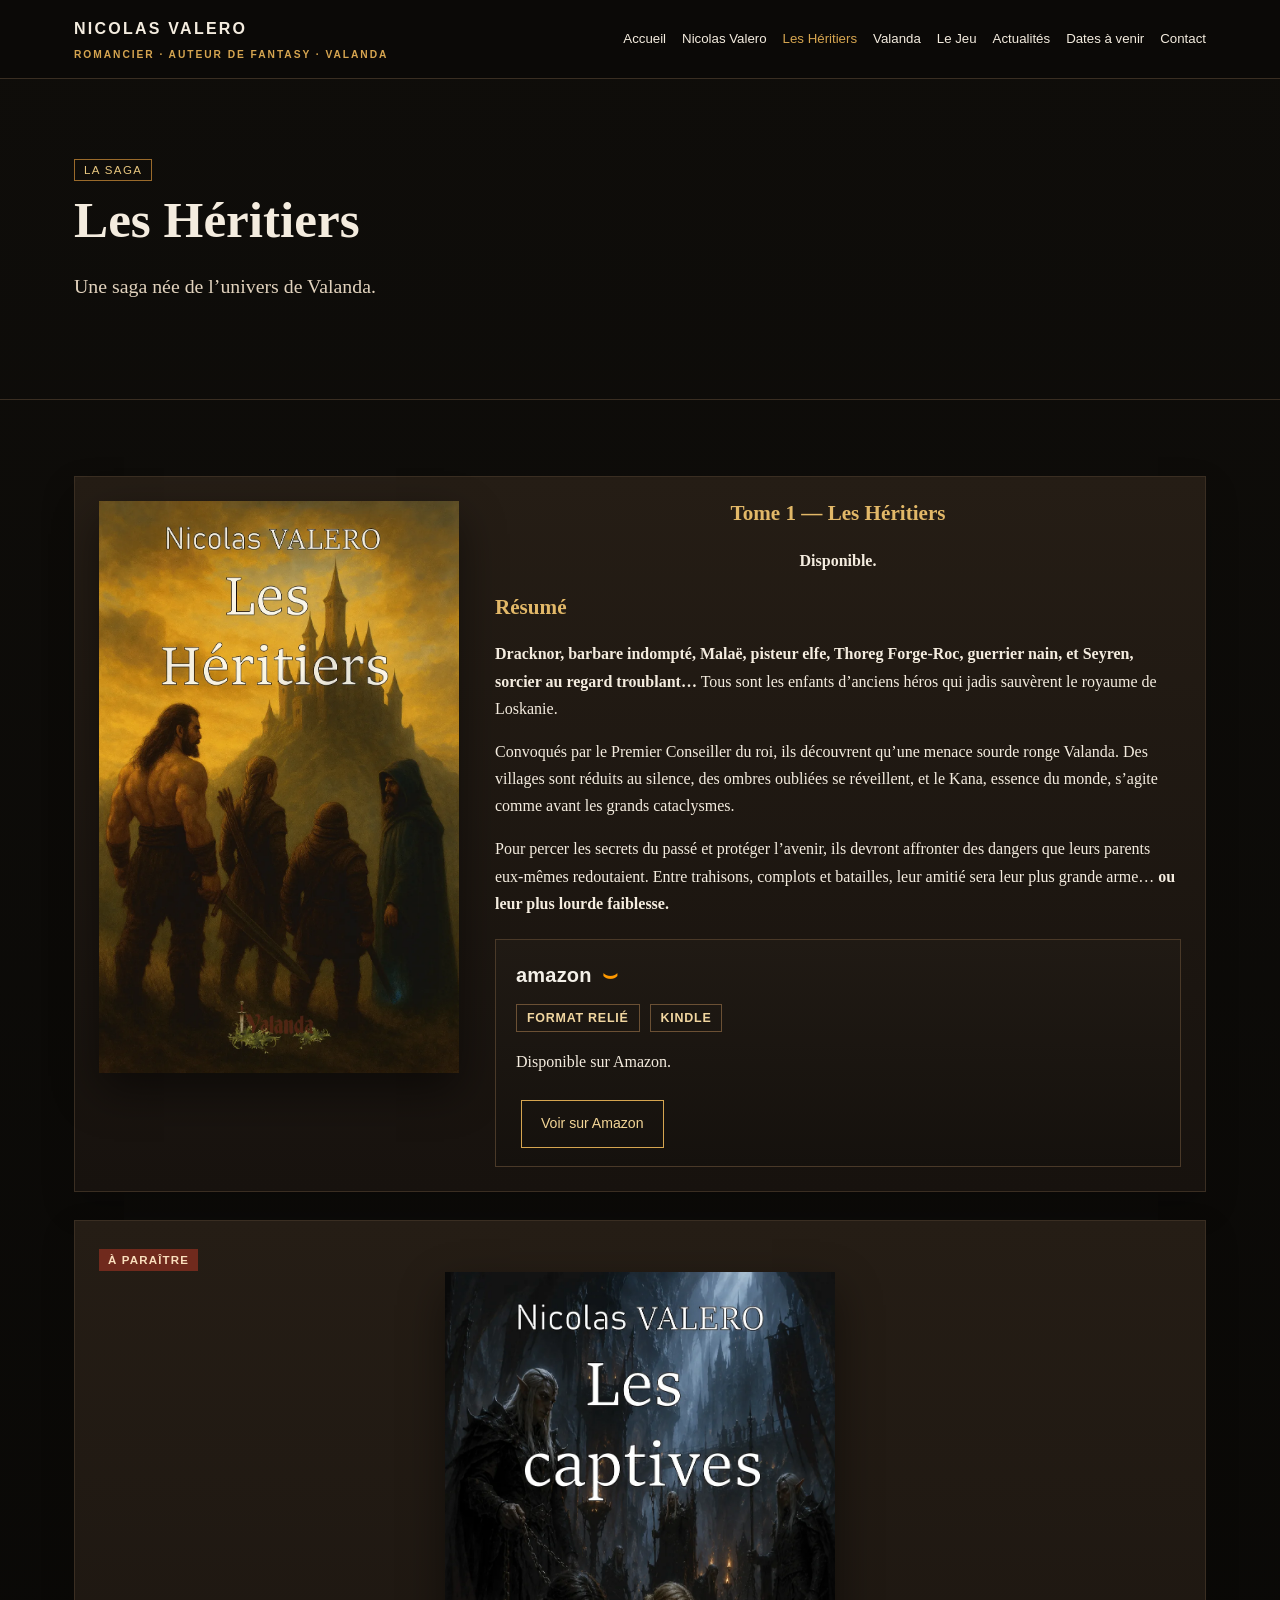
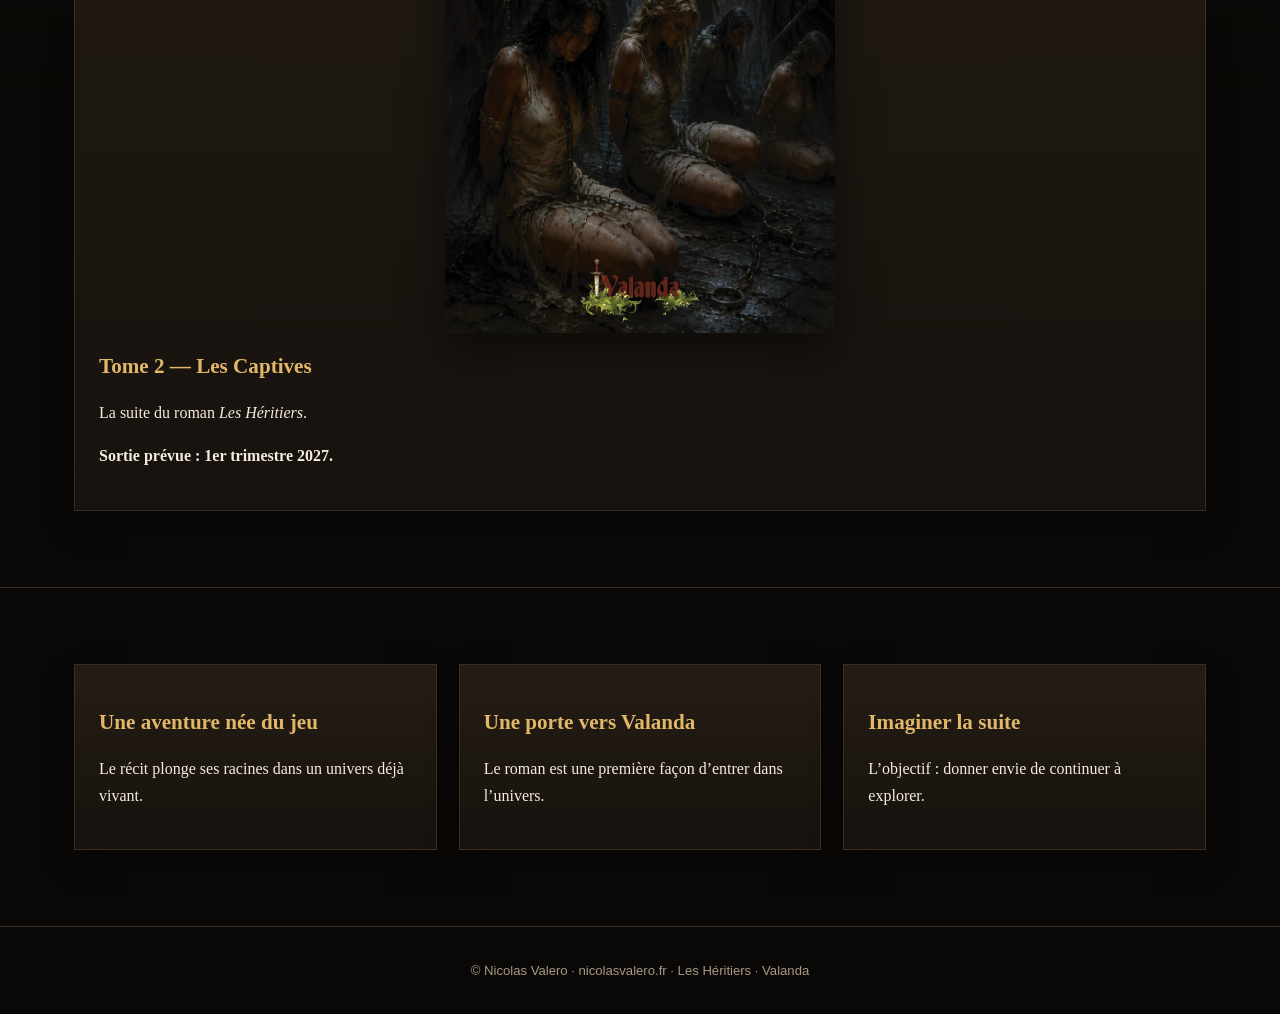
<file: les-heritiers.html>
<!doctype html><html lang="fr"><head><meta charset="utf-8"><meta name="viewport" content="width=device-width,initial-scale=1"><title>Les Héritiers — Saga de Nicolas Valero</title><meta name="description" content="Découvrez Les Héritiers et le tome 2 Les Captives, romans de Nicolas Valero situés dans l’univers de Valanda."><meta name="author" content="Nicolas Valero"><link rel="stylesheet" href="style.css"><script type="application/ld+json">{"@context":"https://schema.org","@type":"Person","name":"Nicolas Valero","jobTitle":"Romancier, auteur de Fantasy","url":"https://nicolasvalero.fr/","description":"Romancier, auteur de Fantasy et créateur de l’univers de Valanda."}</script><style>
.tome1-layout{display:grid;grid-template-columns:360px minmax(0,1fr);gap:36px;align-items:start}
.tome1-cover{min-width:0}
.tome1-cover .book-cover{display:block;width:100%;max-width:360px;height:auto;margin:0}
.tome1-content{min-width:0}
.tome1-title{text-align:center;margin-top:0}
.tome1-available{text-align:center}
@media (max-width:800px){
  .tome1-layout{grid-template-columns:1fr}
  .tome1-cover{display:flex;justify-content:center}
}
</style></head><body>
<header class="site-header"><div class="wrap navbar"><a class="brand" href="index.html">NICOLAS VALERO<small>ROMANCIER · AUTEUR DE FANTASY · VALANDA</small></a><nav><a  href="index.html">Accueil</a><a  href="nicolas-valero.html">Nicolas Valero</a><a class="active" href="les-heritiers.html">Les Héritiers</a><a  href="valanda.html">Valanda</a><a  href="le-jeu.html">Le Jeu</a><a  href="actualites.html">Actualités</a><a  href="dates-a-venir.html">Dates à venir</a><a  href="contact.html">Contact</a></nav></div></header>

<section><div class="wrap"><span class="tag">La saga</span><h2>Les Héritiers</h2><p class="lead">Une saga née de l’univers de Valanda.</p></div></section>
<section><div class="wrap">
<div class="card">
  <div class="tome1-layout">
    <div class="tome1-cover">
      <img class="book-cover" src="assets/couverture-les-heritiers.webp" alt="Couverture du tome 1 Les Héritiers">
    </div>
    <div class="tome1-content">
      <h3 class="tome1-title">Tome 1 — Les Héritiers</h3>
      <p class="tome1-available"><strong>Disponible.</strong></p>
      <h3>Résumé</h3>
      <p><strong>Dracknor, barbare indompté, Malaë, pisteur elfe, Thoreg Forge-Roc, guerrier nain, et Seyren, sorcier au regard troublant…</strong> Tous sont les enfants d’anciens héros qui jadis sauvèrent le royaume de Loskanie.</p>
      <p>Convoqués par le Premier Conseiller du roi, ils découvrent qu’une menace sourde ronge Valanda. Des villages sont réduits au silence, des ombres oubliées se réveillent, et le Kana, essence du monde, s’agite comme avant les grands cataclysmes.</p>
      <p>Pour percer les secrets du passé et protéger l’avenir, ils devront affronter des dangers que leurs parents eux-mêmes redoutaient. Entre trahisons, complots et batailles, leur amitié sera leur plus grande arme… <strong>ou leur plus lourde faiblesse.</strong></p>
      <div class="amazon-box">
        <div class="amazon-brand">amazon <span class="smile">⌣</span></div>
        <div class="amazon-formats"><span class="amazon-format">Format relié</span><span class="amazon-format">Kindle</span></div>
        <p>Disponible sur Amazon.</p>
        <a class="btn" href="https://www.amazon.fr/s?k=Nicolas+Valero+Les+H%C3%A9ritiers" target="_blank" rel="noopener">Voir sur Amazon</a>
      </div>
    </div>
  </div>
</div>
<div class="card" style="margin-top:28px"><span class="badge">À paraître</span><img class="book-cover zoomable" src="assets/couverture-les-captives.webp" alt="Couverture du tome 2 Les Captives"><h3>Tome 2 — Les Captives</h3><p>La suite du roman <em>Les Héritiers</em>.</p><p><strong>Sortie prévue : 1er trimestre 2027.</strong></p></div>
</div></section>
<section><div class="wrap grid"><div class="card"><h3>Une aventure née du jeu</h3><p>Le récit plonge ses racines dans un univers déjà vivant.</p></div><div class="card"><h3>Une porte vers Valanda</h3><p>Le roman est une première façon d’entrer dans l’univers.</p></div><div class="card"><h3>Imaginer la suite</h3><p>L’objectif : donner envie de continuer à explorer.</p></div></div></section>

<footer><div class="wrap">© Nicolas Valero · nicolasvalero.fr · Les Héritiers · Valanda</div></footer>
<div class="modal" id="imageModal"><button class="modal-close" id="modalClose" aria-label="Fermer">×</button><img id="modalImg" alt=""></div>
<script>
document.addEventListener('DOMContentLoaded',()=>{
 const modal=document.getElementById('imageModal'), modalImg=document.getElementById('modalImg'), close=document.getElementById('modalClose');
 if(!modal||!modalImg||!close)return;
 document.querySelectorAll('.zoomable').forEach(img=>img.addEventListener('click',()=>{modalImg.src=img.dataset.full||img.src;modalImg.alt=img.alt||'';modal.classList.add('open');document.body.style.overflow='hidden'}));
 const shut=()=>{modal.classList.remove('open');modalImg.src='';document.body.style.overflow=''};
 close.addEventListener('click',shut); modal.addEventListener('click',e=>{if(e.target===modal)shut()}); document.addEventListener('keydown',e=>{if(e.key==='Escape')shut()});
});
</script>
</body></html>
</file>
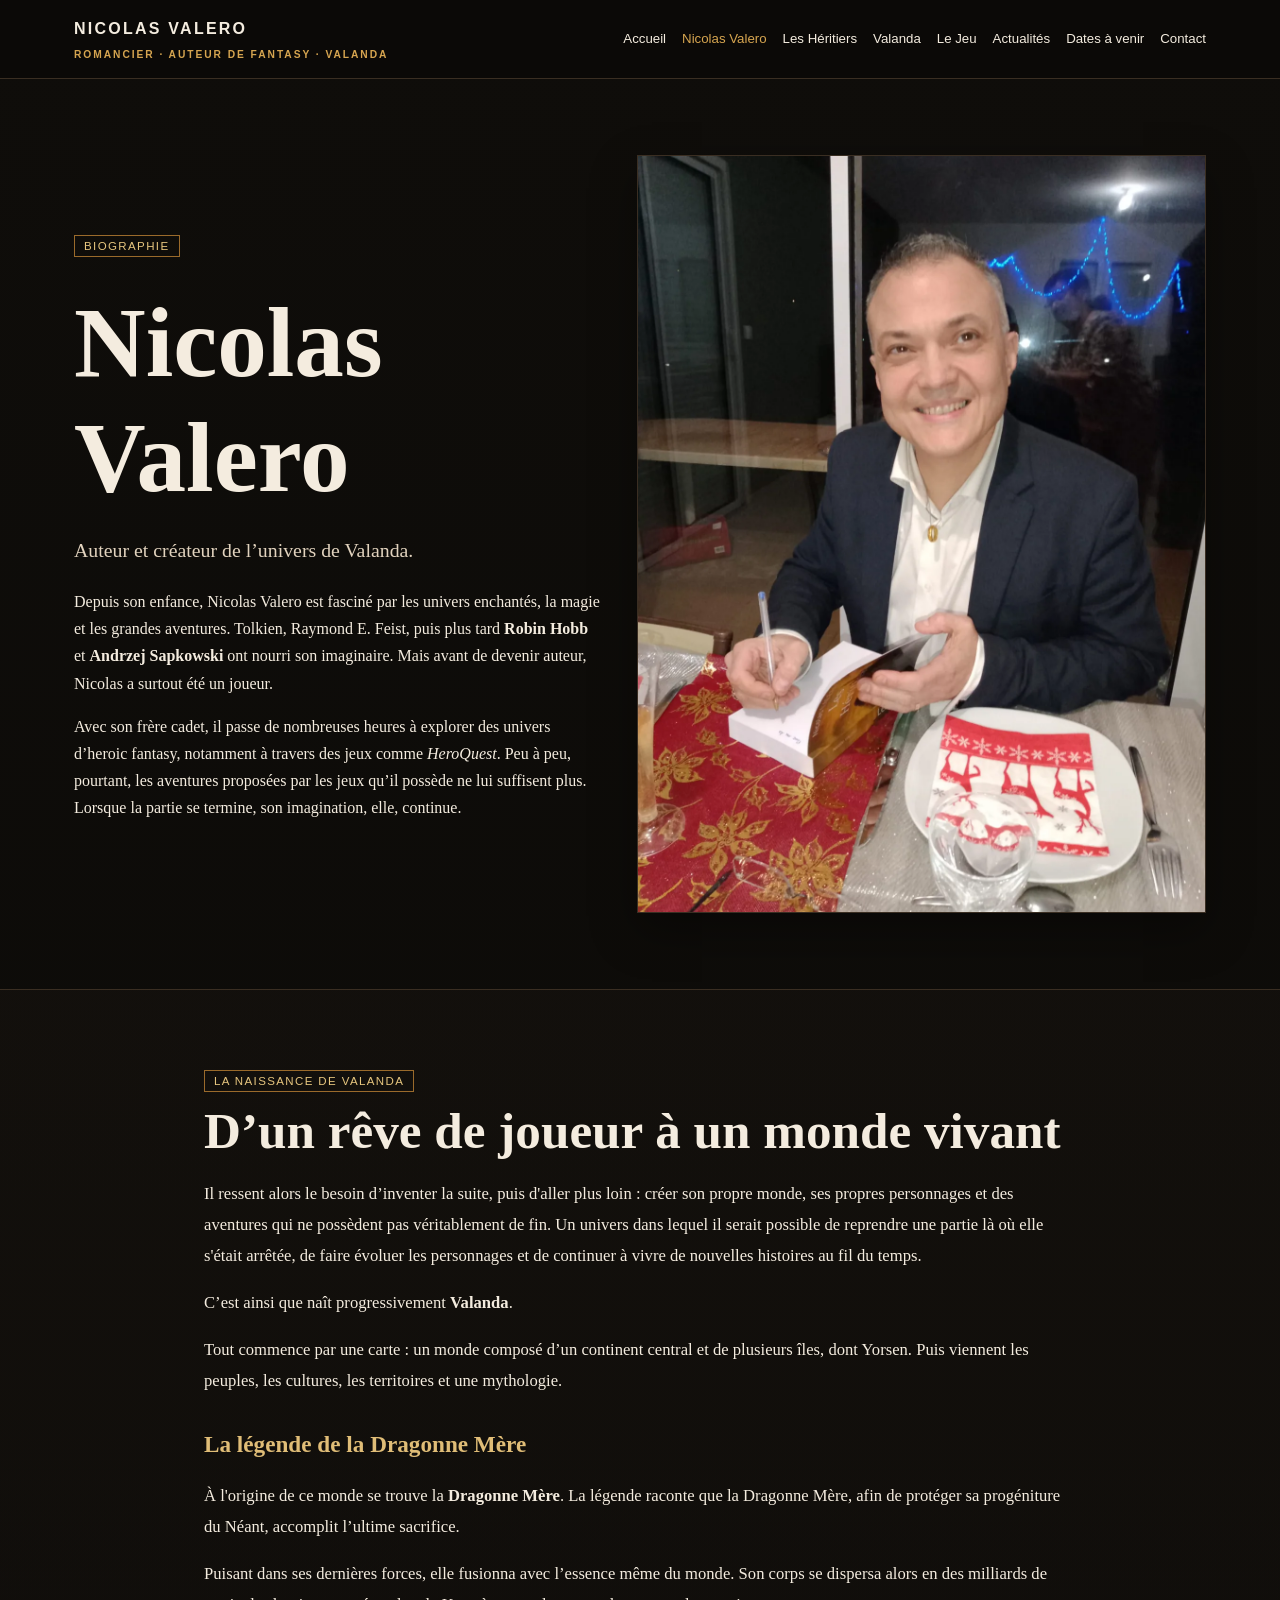
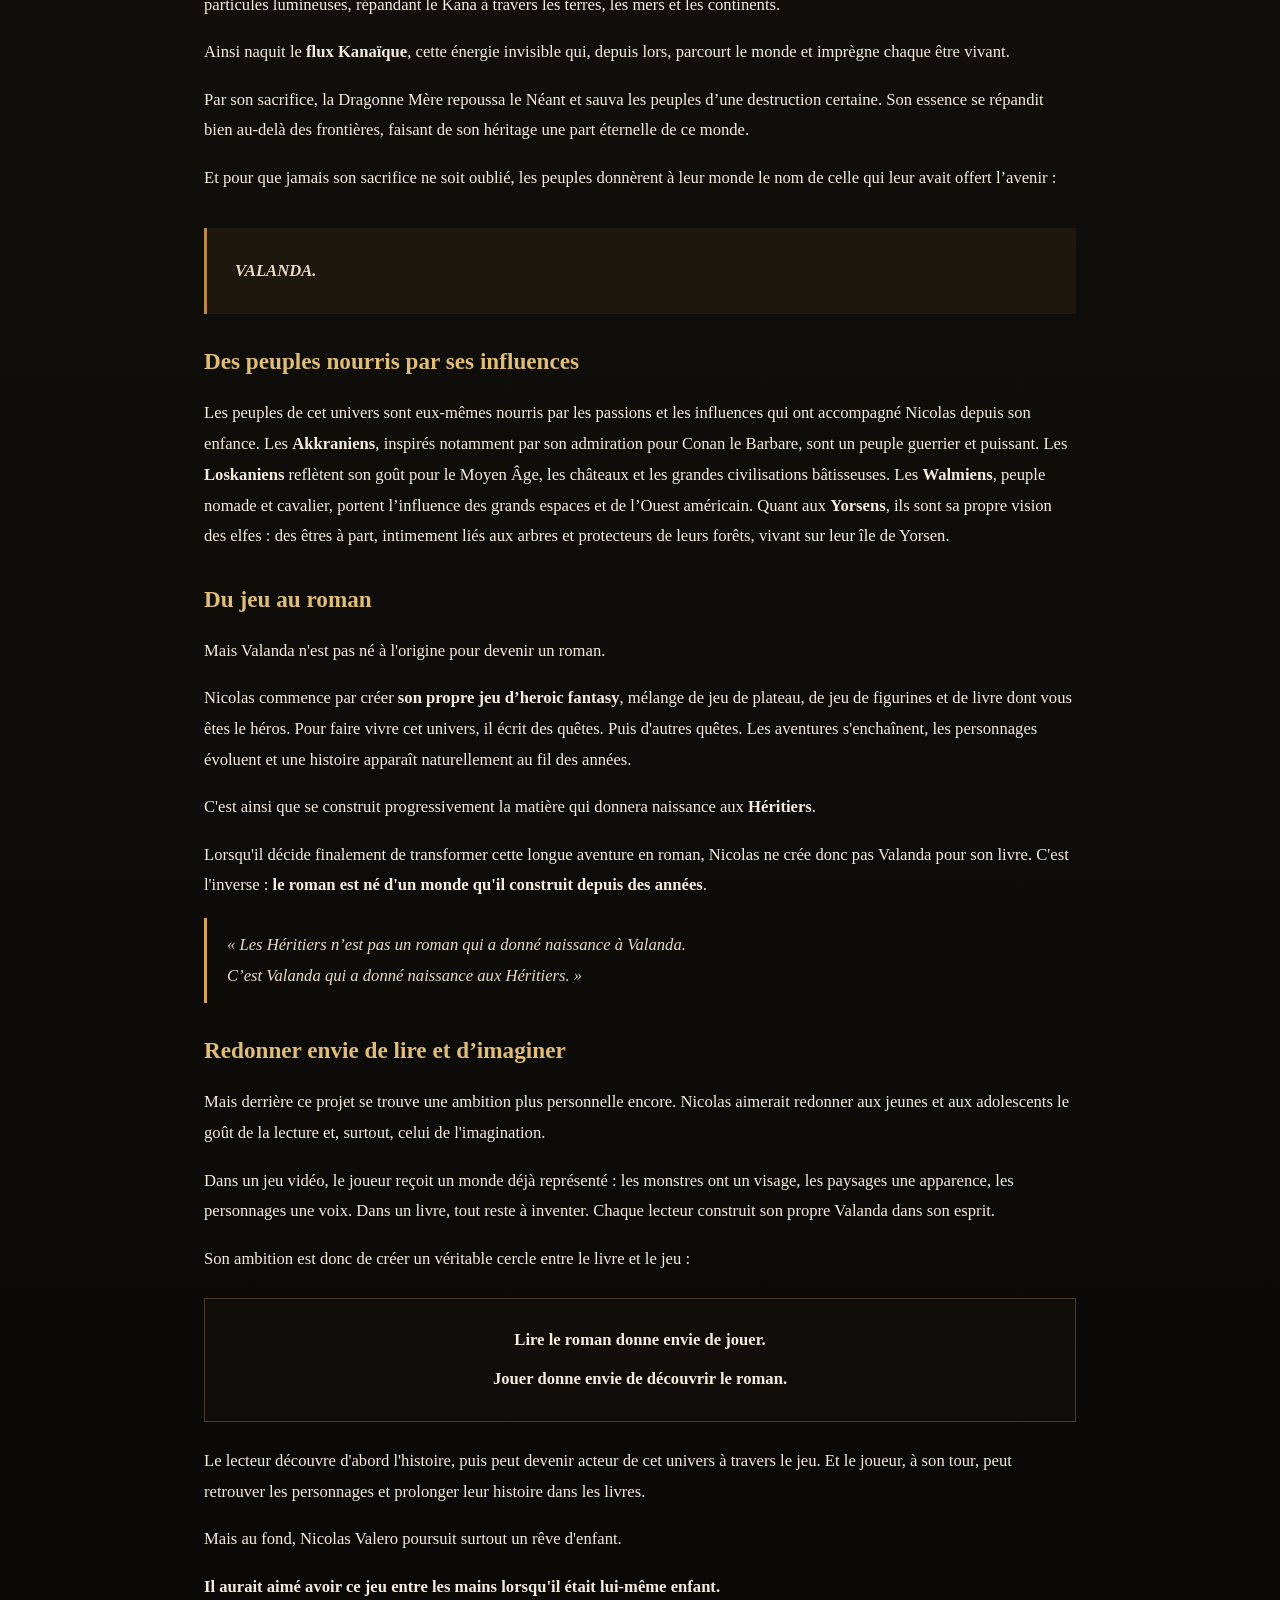
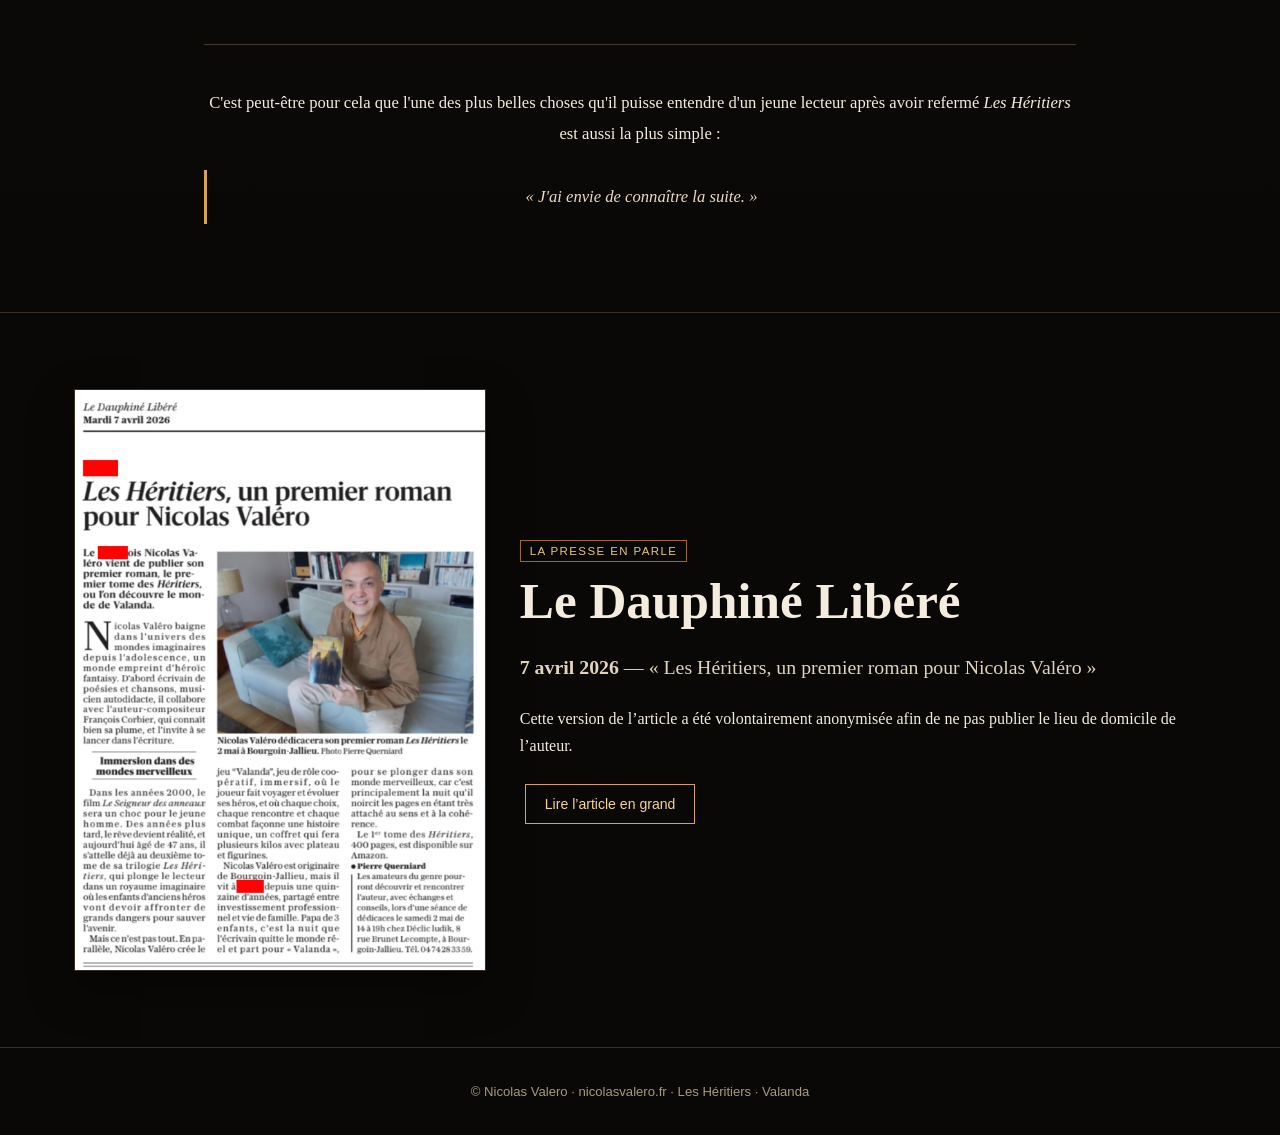
<file: nicolas-valero.html>
<!doctype html><html lang="fr"><head><meta charset="utf-8"><meta name="viewport" content="width=device-width,initial-scale=1"><title>Nicolas Valero — Romancier et auteur de Fantasy</title><meta name="description" content="Biographie de Nicolas Valero, romancier, auteur de Fantasy et créateur de Valanda."><meta name="author" content="Nicolas Valero"><link rel="stylesheet" href="style.css"><script type="application/ld+json">{"@context":"https://schema.org","@type":"Person","name":"Nicolas Valero","jobTitle":"Romancier, auteur de Fantasy","url":"https://nicolasvalero.fr/","description":"Romancier, auteur de Fantasy et créateur de l’univers de Valanda."}</script></head><body>
<header class="site-header"><div class="wrap navbar"><a class="brand" href="index.html">NICOLAS VALERO<small>ROMANCIER · AUTEUR DE FANTASY · VALANDA</small></a><nav><a  href="index.html">Accueil</a><a class="active" href="nicolas-valero.html">Nicolas Valero</a><a  href="les-heritiers.html">Les Héritiers</a><a  href="valanda.html">Valanda</a><a  href="le-jeu.html">Le Jeu</a><a  href="actualites.html">Actualités</a><a  href="dates-a-venir.html">Dates à venir</a><a  href="contact.html">Contact</a></nav></div></header>

<section><div class="wrap media-grid"><div><span class="tag">Biographie</span><h1>Nicolas Valero</h1><p class="lead">Auteur et créateur de l’univers de Valanda.</p><p>Depuis son enfance, Nicolas Valero est fasciné par les univers enchantés, la magie et les grandes aventures. Tolkien, Raymond E. Feist, puis plus tard <strong>Robin Hobb</strong> et <strong>Andrzej Sapkowski</strong> ont nourri son imaginaire. Mais avant de devenir auteur, Nicolas a surtout été un joueur.</p><p>Avec son frère cadet, il passe de nombreuses heures à explorer des univers d’heroic fantasy, notamment à travers des jeux comme <em>HeroQuest</em>. Peu à peu, pourtant, les aventures proposées par les jeux qu’il possède ne lui suffisent plus. Lorsque la partie se termine, son imagination, elle, continue.</p></div><img class="author-photo" src="assets/nicolas-dedicace-1.webp" alt="Nicolas Valero lors d’une séance autour de son roman Les Héritiers"></div></section>

<section class="author-note"><div class="wrap">
<span class="tag">La naissance de Valanda</span><h2>D’un rêve de joueur à un monde vivant</h2>
<p>Il ressent alors le besoin d’inventer la suite, puis d'aller plus loin : créer son propre monde, ses propres personnages et des aventures qui ne possèdent pas véritablement de fin. Un univers dans lequel il serait possible de reprendre une partie là où elle s'était arrêtée, de faire évoluer les personnages et de continuer à vivre de nouvelles histoires au fil du temps.</p>
<p>C’est ainsi que naît progressivement <strong>Valanda</strong>.</p>
<p>Tout commence par une carte : un monde composé d’un continent central et de plusieurs îles, dont Yorsen. Puis viennent les peuples, les cultures, les territoires et une mythologie.</p>
<h3>La légende de la Dragonne Mère</h3>
<p>À l'origine de ce monde se trouve la <strong>Dragonne Mère</strong>. La légende raconte que la Dragonne Mère, afin de protéger sa progéniture du Néant, accomplit l’ultime sacrifice.</p>
<p>Puisant dans ses dernières forces, elle fusionna avec l’essence même du monde. Son corps se dispersa alors en des milliards de particules lumineuses, répandant le Kana à travers les terres, les mers et les continents.</p>
<p>Ainsi naquit le <strong>flux Kanaïque</strong>, cette énergie invisible qui, depuis lors, parcourt le monde et imprègne chaque être vivant.</p>
<p>Par son sacrifice, la Dragonne Mère repoussa le Néant et sauva les peuples d’une destruction certaine. Son essence se répandit bien au-delà des frontières, faisant de son héritage une part éternelle de ce monde.</p>
<p>Et pour que jamais son sacrifice ne soit oublié, les peuples donnèrent à leur monde le nom de celle qui leur avait offert l’avenir :</p>
<p class="quote note-highlight"><strong>VALANDA.</strong></p>
<h3>Des peuples nourris par ses influences</h3>
<p>Les peuples de cet univers sont eux-mêmes nourris par les passions et les influences qui ont accompagné Nicolas depuis son enfance. Les <strong>Akkraniens</strong>, inspirés notamment par son admiration pour Conan le Barbare, sont un peuple guerrier et puissant. Les <strong>Loskaniens</strong> reflètent son goût pour le Moyen Âge, les châteaux et les grandes civilisations bâtisseuses. Les <strong>Walmiens</strong>, peuple nomade et cavalier, portent l’influence des grands espaces et de l’Ouest américain. Quant aux <strong>Yorsens</strong>, ils sont sa propre vision des elfes : des êtres à part, intimement liés aux arbres et protecteurs de leurs forêts, vivant sur leur île de Yorsen.</p>
<h3>Du jeu au roman</h3>
<p>Mais Valanda n'est pas né à l'origine pour devenir un roman.</p>
<p>Nicolas commence par créer <strong>son propre jeu d’heroic fantasy</strong>, mélange de jeu de plateau, de jeu de figurines et de livre dont vous êtes le héros. Pour faire vivre cet univers, il écrit des quêtes. Puis d'autres quêtes. Les aventures s'enchaînent, les personnages évoluent et une histoire apparaît naturellement au fil des années.</p>
<p>C'est ainsi que se construit progressivement la matière qui donnera naissance aux <strong>Héritiers</strong>.</p>
<p>Lorsqu'il décide finalement de transformer cette longue aventure en roman, Nicolas ne crée donc pas Valanda pour son livre. C'est l'inverse : <strong>le roman est né d'un monde qu'il construit depuis des années</strong>.</p>
<p class="quote">« Les Héritiers n’est pas un roman qui a donné naissance à Valanda.<br>C’est Valanda qui a donné naissance aux Héritiers. »</p>
<h3>Redonner envie de lire et d’imaginer</h3>
<p>Mais derrière ce projet se trouve une ambition plus personnelle encore. Nicolas aimerait redonner aux jeunes et aux adolescents le goût de la lecture et, surtout, celui de l'imagination.</p>
<p>Dans un jeu vidéo, le joueur reçoit un monde déjà représenté : les monstres ont un visage, les paysages une apparence, les personnages une voix. Dans un livre, tout reste à inventer. Chaque lecteur construit son propre Valanda dans son esprit.</p>
<p>Son ambition est donc de créer un véritable cercle entre le livre et le jeu :</p>
<div class="reading-loop"><p><strong>Lire le roman donne envie de jouer.</strong></p><p><strong>Jouer donne envie de découvrir le roman.</strong></p></div>
<p>Le lecteur découvre d'abord l'histoire, puis peut devenir acteur de cet univers à travers le jeu. Et le joueur, à son tour, peut retrouver les personnages et prolonger leur histoire dans les livres.</p>
<p>Mais au fond, Nicolas Valero poursuit surtout un rêve d'enfant.</p><p><strong>Il aurait aimé avoir ce jeu entre les mains lorsqu'il était lui-même enfant.</strong></p>
<div class="author-signature"><p>C'est peut-être pour cela que l'une des plus belles choses qu'il puisse entendre d'un jeune lecteur après avoir refermé <em>Les Héritiers</em> est aussi la plus simple :</p><p class="quote final-quote">« J'ai envie de connaître la suite. »</p></div>
</div></section>

<section><div class="wrap press-block"><div><img class="press-thumb zoomable" src="assets/article-dauphine-2026.webp" alt="Article du Dauphiné Libéré du 7 avril 2026 consacré à Nicolas Valero, version avec informations de domicile masquées"></div><div><span class="tag">La presse en parle</span><h2>Le Dauphiné Libéré</h2><p class="lead"><strong>7 avril 2026</strong> — « Les Héritiers, un premier roman pour Nicolas Valéro »</p><p>Cette version de l’article a été volontairement anonymisée afin de ne pas publier le lieu de domicile de l’auteur.</p><button class="btn" onclick="document.querySelector('.press-thumb').click()">Lire l’article en grand</button></div></div></section>
<footer><div class="wrap">© Nicolas Valero · nicolasvalero.fr · Les Héritiers · Valanda</div></footer>
<div class="modal" id="imageModal"><button class="modal-close" id="modalClose" aria-label="Fermer">×</button><img id="modalImg" alt=""></div>
<script>
document.addEventListener('DOMContentLoaded',()=>{
 const modal=document.getElementById('imageModal'), modalImg=document.getElementById('modalImg'), close=document.getElementById('modalClose');
 if(!modal||!modalImg||!close)return;
 document.querySelectorAll('.zoomable').forEach(img=>img.addEventListener('click',()=>{modalImg.src=img.dataset.full||img.src;modalImg.alt=img.alt||'';modal.classList.add('open');document.body.style.overflow='hidden'}));
 const shut=()=>{modal.classList.remove('open');modalImg.src='';document.body.style.overflow=''};
 close.addEventListener('click',shut); modal.addEventListener('click',e=>{if(e.target===modal)shut()}); document.addEventListener('keydown',e=>{if(e.key==='Escape')shut()});
});
</script>
</body></html>
</file>
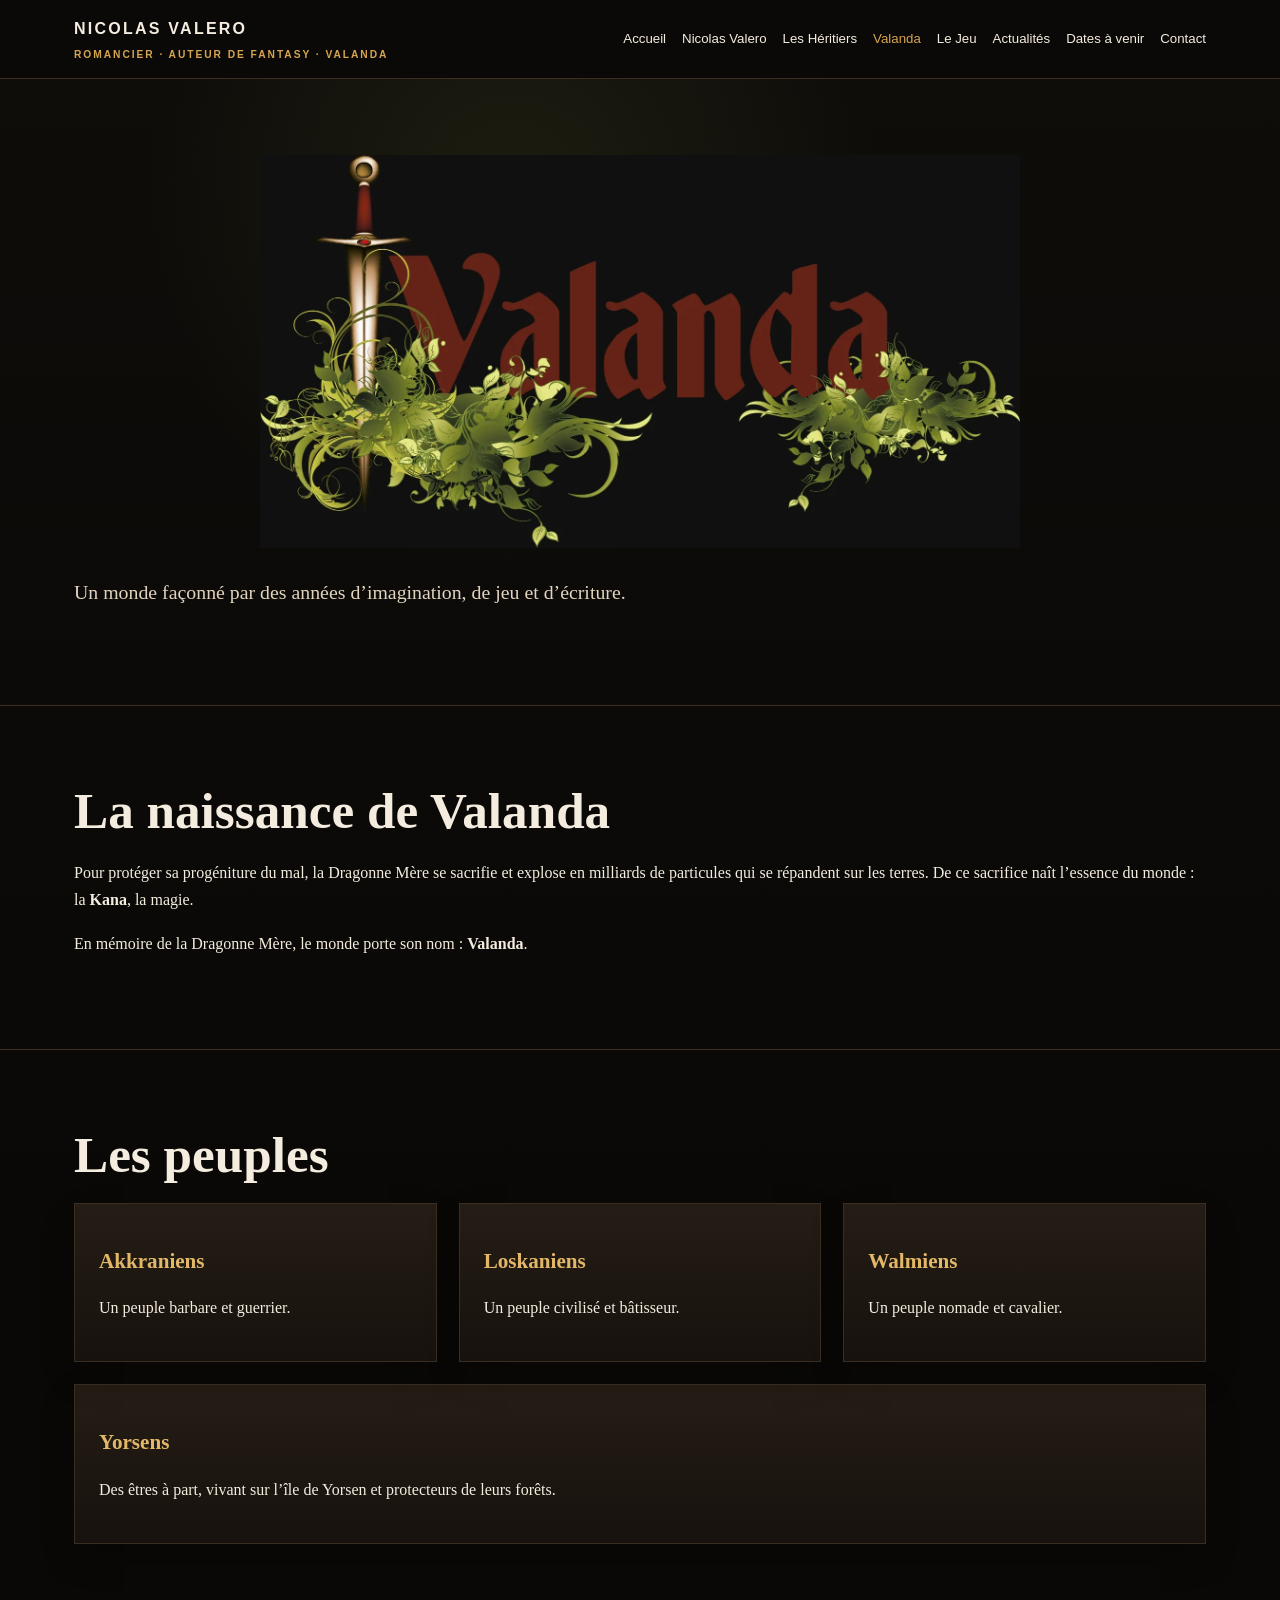
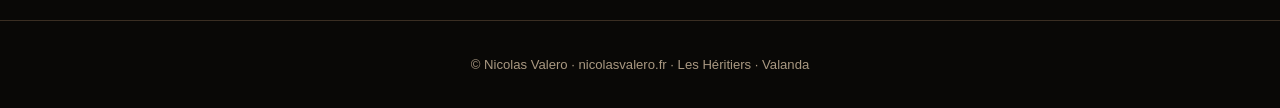
<file: valanda.html>
<!doctype html><html lang="fr"><head><meta charset="utf-8"><meta name="viewport" content="width=device-width,initial-scale=1"><title>Valanda — L’univers de Nicolas Valero</title><meta name="description" content="Découvrez Valanda, l’univers de Fantasy créé par Nicolas Valero : la Kana, la Dragonne Mère et ses peuples."><meta name="author" content="Nicolas Valero"><link rel="stylesheet" href="style.css"><script type="application/ld+json">{"@context":"https://schema.org","@type":"Person","name":"Nicolas Valero","jobTitle":"Romancier, auteur de Fantasy","url":"https://nicolasvalero.fr/","description":"Romancier, auteur de Fantasy et créateur de l’univers de Valanda."}</script></head><body>
<header class="site-header"><div class="wrap navbar"><a class="brand" href="index.html">NICOLAS VALERO<small>ROMANCIER · AUTEUR DE FANTASY · VALANDA</small></a><nav><a  href="index.html">Accueil</a><a  href="nicolas-valero.html">Nicolas Valero</a><a  href="les-heritiers.html">Les Héritiers</a><a class="active" href="valanda.html">Valanda</a><a  href="le-jeu.html">Le Jeu</a><a  href="actualites.html">Actualités</a><a  href="dates-a-venir.html">Dates à venir</a><a  href="contact.html">Contact</a></nav></div></header>

<section class="valanda-banner"><div class="wrap"><img class="valanda-logo" src="assets/logo-valanda.webp" alt="Logo officiel de Valanda"><p class="lead">Un monde façonné par des années d’imagination, de jeu et d’écriture.</p></div></section>
<section><div class="wrap"><h2>La naissance de Valanda</h2><p>Pour protéger sa progéniture du mal, la Dragonne Mère se sacrifie et explose en milliards de particules qui se répandent sur les terres. De ce sacrifice naît l’essence du monde : la <strong>Kana</strong>, la magie.</p><p>En mémoire de la Dragonne Mère, le monde porte son nom : <strong>Valanda</strong>.</p></div></section>
<section><div class="wrap"><h2>Les peuples</h2><div class="grid"><div class="card"><h3>Akkraniens</h3><p>Un peuple barbare et guerrier.</p></div><div class="card"><h3>Loskaniens</h3><p>Un peuple civilisé et bâtisseur.</p></div><div class="card"><h3>Walmiens</h3><p>Un peuple nomade et cavalier.</p></div></div><div class="card" style="margin-top:22px"><h3>Yorsens</h3><p>Des êtres à part, vivant sur l’île de Yorsen et protecteurs de leurs forêts.</p></div></div></section>

<footer><div class="wrap">© Nicolas Valero · nicolasvalero.fr · Les Héritiers · Valanda</div></footer>
<div class="modal" id="imageModal"><button class="modal-close" id="modalClose" aria-label="Fermer">×</button><img id="modalImg" alt=""></div>
<script>
document.addEventListener('DOMContentLoaded',()=>{
 const modal=document.getElementById('imageModal'), modalImg=document.getElementById('modalImg'), close=document.getElementById('modalClose');
 if(!modal||!modalImg||!close)return;
 document.querySelectorAll('.zoomable').forEach(img=>img.addEventListener('click',()=>{modalImg.src=img.dataset.full||img.src;modalImg.alt=img.alt||'';modal.classList.add('open');document.body.style.overflow='hidden'}));
 const shut=()=>{modal.classList.remove('open');modalImg.src='';document.body.style.overflow=''};
 close.addEventListener('click',shut); modal.addEventListener('click',e=>{if(e.target===modal)shut()}); document.addEventListener('keydown',e=>{if(e.key==='Escape')shut()});
});
</script>
</body></html>
</file>
<file: style.css>
:root{--bg:#0f0d0a;--panel:#211a13;--text:#f4ecdf;--muted:#c7b8a2;--gold:#d6a550;--gold2:#9a6a2b;--wine:#702a1d;--line:#3a2e22;--max:1180px}
*{box-sizing:border-box}html{scroll-behavior:smooth}
body{margin:0;background:linear-gradient(180deg,var(--bg),#090806 75%);color:var(--text);font-family:Georgia,"Times New Roman",serif;line-height:1.7}
img{max-width:100%;display:block}a{color:inherit;text-decoration:none}.wrap{max-width:var(--max);margin:0 auto;padding:0 24px}
.site-header{position:sticky;top:0;z-index:100;background:rgba(12,10,8,.95);border-bottom:1px solid var(--line);backdrop-filter:blur(9px)}
.navbar{min-height:78px;display:flex;align-items:center;justify-content:space-between;gap:24px}
.brand{font-family:Arial,sans-serif;font-weight:700;letter-spacing:.14em;font-size:1rem}.brand small{display:block;color:var(--gold);font-size:.64rem;letter-spacing:.19em;margin-top:4px}
nav{display:flex;gap:16px;flex-wrap:wrap;font-family:Arial,sans-serif;font-size:.83rem}nav a:hover,.active{color:var(--gold)}
.hero{position:relative;min-height:82vh;display:grid;place-items:center;text-align:center;overflow:hidden;border-bottom:1px solid var(--line);background:linear-gradient(rgba(8,7,6,.25),rgba(8,7,6,.84)),url('assets/couverture-les-heritiers.webp') center 40%/cover no-repeat}
.hero:before{content:"";position:absolute;inset:0;background:radial-gradient(circle at 50% 28%,rgba(214,165,80,.17),transparent 36%),linear-gradient(90deg,rgba(8,7,6,.72),rgba(8,7,6,.18),rgba(8,7,6,.72))}
.hero-inner{position:relative;z-index:1;max-width:900px;padding:86px 24px}.kicker{font-family:Arial,sans-serif;color:#f0cc82;text-transform:uppercase;letter-spacing:.22em;font-size:.76rem}
h1,h2,h3{line-height:1.15}h1{font-size:clamp(3rem,8vw,6.2rem);margin:.2em 0}h2{font-size:clamp(2rem,4vw,3.2rem);margin:0 0 18px}h3{color:#e2b868;font-size:1.32rem}
.hero-titleline{font-size:clamp(1.05rem,2.2vw,1.5rem);color:#f1d49a;letter-spacing:.05em}.hero p{font-size:1.22rem;color:#f1e7d8;text-shadow:0 2px 7px #000}
.quote{border-left:3px solid var(--gold);padding:12px 20px;font-size:1.22rem;font-style:italic;color:#eadac3}
.btn{display:inline-block;margin:9px 5px 0;padding:11px 19px;border:1px solid var(--gold);color:#f3d596;font-family:Arial,sans-serif;font-size:.88rem;cursor:pointer;background:transparent}.btn:hover{background:var(--gold);color:#1a1208}
section{padding:76px 0;border-bottom:1px solid var(--line)}.lead{font-size:1.24rem;color:#e2d3be}.muted{color:var(--muted)}
.grid{display:grid;grid-template-columns:repeat(3,1fr);gap:22px}.grid-2{display:grid;grid-template-columns:repeat(2,1fr);gap:24px}.grid-4{display:grid;grid-template-columns:repeat(4,1fr);gap:20px}
.card{background:linear-gradient(180deg,#251d15,#17120e);border:1px solid var(--line);padding:24px;box-shadow:0 14px 32px rgba(0,0,0,.20)}
.media-grid{display:grid;grid-template-columns:1fr 1.08fr;gap:36px;align-items:center}.book-cover{max-width:390px;margin:auto;box-shadow:0 18px 42px rgba(0,0,0,.48)}
.author-photo,.press-thumb,.game-photo{border:1px solid var(--line);box-shadow:0 18px 42px rgba(0,0,0,.35)}
.valanda-banner{background:radial-gradient(circle at 40% 20%,rgba(111,126,58,.15),transparent 40%)}.valanda-logo{max-width:760px;margin:0 auto 28px}
.tag{display:inline-block;padding:4px 9px;border:1px solid var(--gold2);color:#e7c67f;font:normal .72rem Arial,sans-serif;letter-spacing:.12em;text-transform:uppercase;margin-bottom:10px}
.figure-card{background:#14110e;border:1px solid var(--line);overflow:hidden}.figure-card img{width:100%;aspect-ratio:1/1;object-fit:cover;background:#0b0b0b}.figure-card .caption{padding:14px 16px}.figure-card .caption strong{color:#e2b868}
.full-bleed-figure{max-width:1000px;margin:24px auto 0}.full-bleed-figure img{width:100%;border:1px solid var(--line);box-shadow:0 18px 46px rgba(0,0,0,.4)}
.press-block{display:grid;grid-template-columns:.75fr 1.25fr;gap:34px;align-items:center}.press-thumb{cursor:pointer}
.badge{display:inline-block;background:var(--wine);color:#f9dfbd;padding:5px 9px;font:700 .72rem Arial,sans-serif;text-transform:uppercase;letter-spacing:.1em}
.agent-card{display:grid;grid-template-columns:220px 1fr;gap:26px;align-items:center}.agent-logo{width:220px;border:1px solid var(--line)}
footer{padding:36px 0;text-align:center;color:#aa9982;font:normal .82rem Arial,sans-serif}
.modal{position:fixed;z-index:9999;inset:0;background:rgba(0,0,0,.92);display:none;align-items:center;justify-content:center;padding:28px}.modal.open{display:flex}.modal img{max-width:96vw;max-height:92vh;object-fit:contain;box-shadow:0 0 0 1px #45331f,0 20px 80px rgba(0,0,0,.65)}
.modal-close{position:fixed;top:16px;right:22px;border:1px solid var(--gold);background:#13100c;color:#fff;font-size:1.45rem;width:44px;height:44px;cursor:pointer}.zoomable{cursor:zoom-in}
@media(max-width:950px){.navbar{align-items:flex-start;flex-direction:column;padding:14px 24px}nav{gap:10px}.grid,.grid-2,.grid-4,.media-grid,.press-block,.agent-card{grid-template-columns:1fr}.hero{min-height:70vh}.agent-logo{margin:auto}}

.amazon-box{
  margin-top:22px;padding:18px 20px;border:1px solid #4a3928;
  background:linear-gradient(180deg,#201a14,#15110d);
}
.amazon-brand{
  display:inline-flex;align-items:center;gap:10px;font-family:Arial,sans-serif;
  font-weight:700;font-size:1.25rem;letter-spacing:.01em;color:#f4f0e8;
}
.amazon-brand .smile{color:#ff9900;font-size:1.5rem;line-height:1}
.amazon-formats{display:flex;gap:10px;flex-wrap:wrap;margin:12px 0 4px}
.amazon-format{
  padding:6px 10px;border:1px solid #6b5034;color:#f1d6a0;
  font:700 .78rem Arial,sans-serif;text-transform:uppercase;letter-spacing:.06em
}


/* Version 4 — Note de l’auteur */
.author-note{
  scroll-margin-top:90px;
  background:linear-gradient(180deg,rgba(23,19,15,.55),rgba(10,10,10,.15));
}
.author-note .wrap{max-width:920px}
.author-note h3{
  margin-top:34px;
  color:#e0bd77;
  font-size:1.45rem;
}
.author-note p{font-size:1.04rem;line-height:1.85}
.note-highlight{
  margin:34px 0;
  padding:28px;
  border-left:3px solid #b88a47;
  background:rgba(184,138,71,.08);
}
.reading-loop{
  margin:24px 0;
  padding:18px 24px;
  border:1px solid #4a3928;
  background:rgba(18,15,12,.72);
  text-align:center;
}
.reading-loop p{margin:8px 0}
.author-signature{
  margin-top:42px;
  padding-top:26px;
  border-top:1px solid #4a3928;
  text-align:center;
}
.final-quote{
  font-size:clamp(1.55rem,4vw,2.35rem);
  margin:20px 0 12px;
}
.home-author-note{
  background:linear-gradient(180deg,rgba(0,0,0,.18),rgba(39,29,20,.32));
}

/* V5 — événements, tests et vidéo */
.valanda-video{display:block;width:100%;max-width:1100px;margin:28px auto 0;border-radius:18px;border:1px solid rgba(212,169,78,.38);box-shadow:0 24px 70px rgba(0,0,0,.45);background:#000}
.convention-gallery{margin-top:28px}.legacy-game{margin-top:28px}.legacy-game img{max-height:650px;object-fit:contain;background:#0c1018}.upcoming-card{max-width:850px;margin:0 auto;text-align:center;padding:38px}.cinematic{background:linear-gradient(180deg,rgba(8,12,20,.2),rgba(18,24,38,.72),rgba(8,12,20,.2))}
@media(max-width:760px){.valanda-video{border-radius:10px}.upcoming-card{padding:24px}}
</file>
